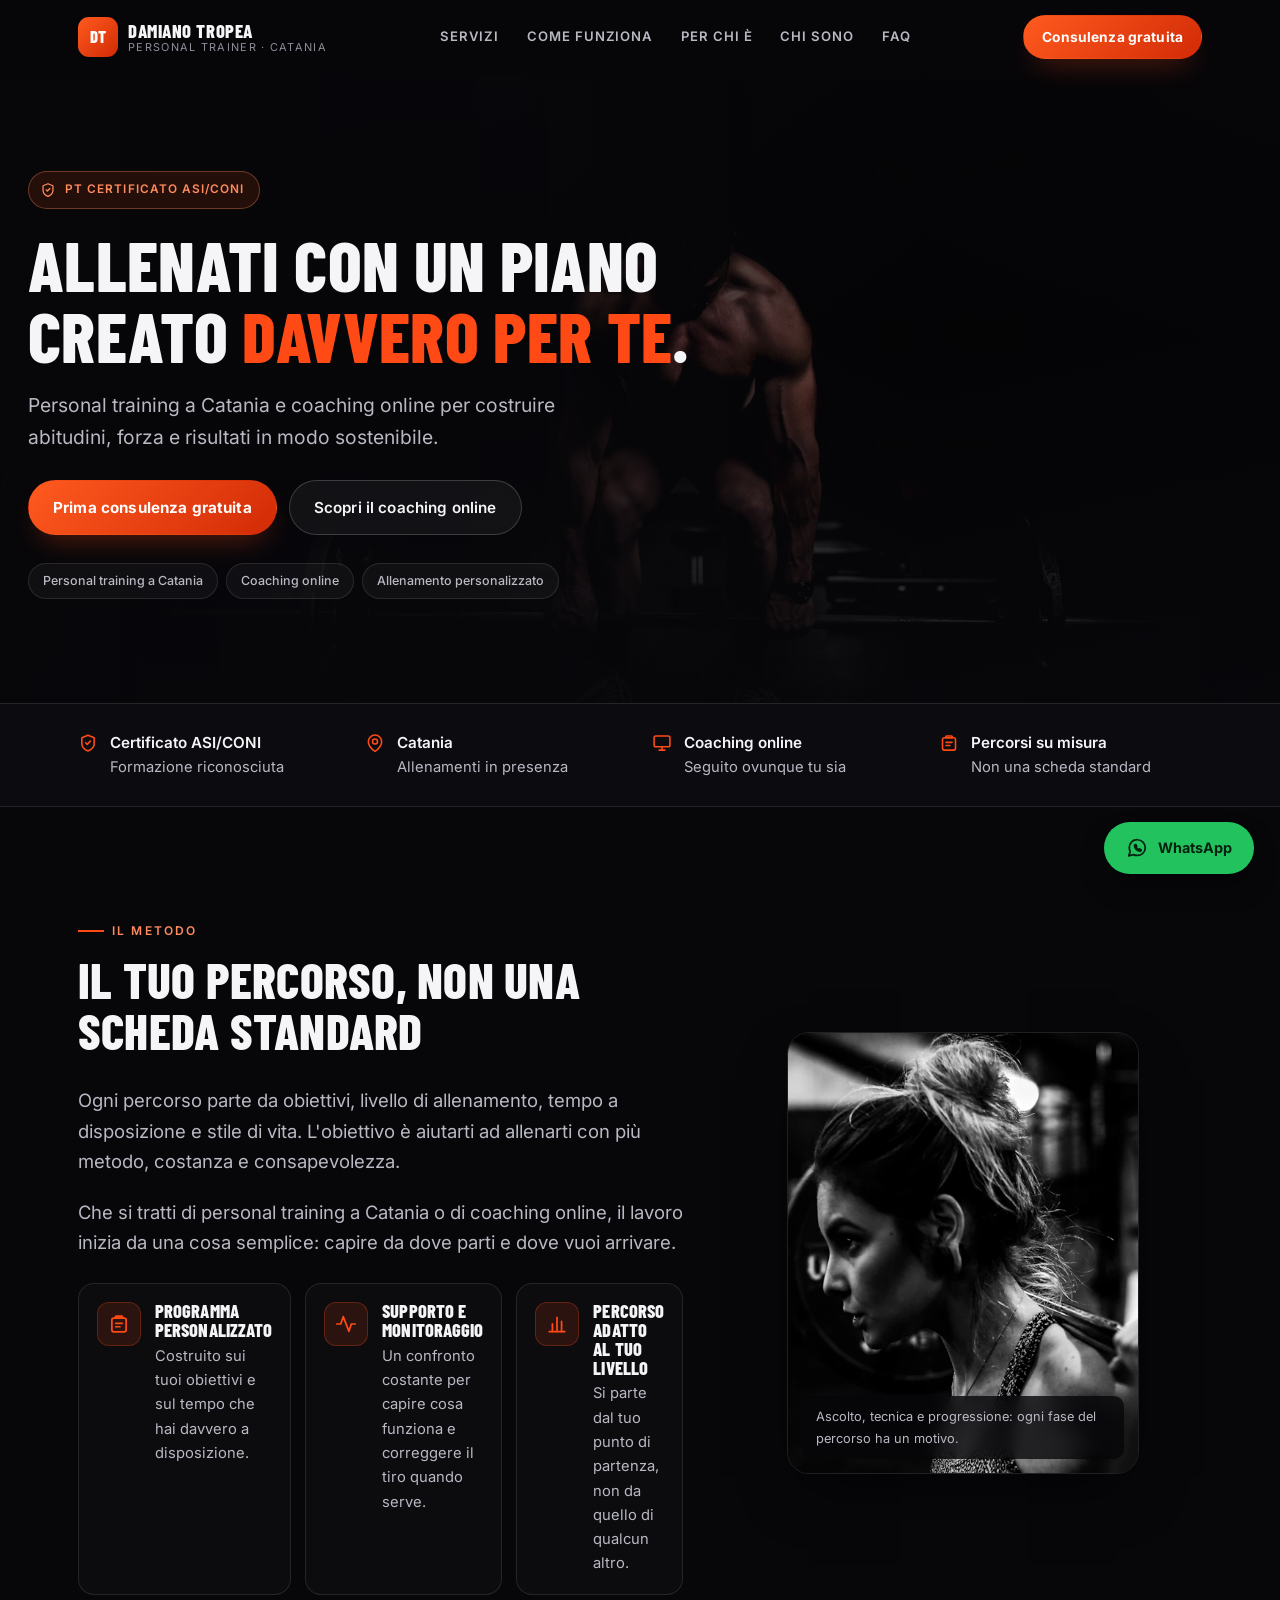
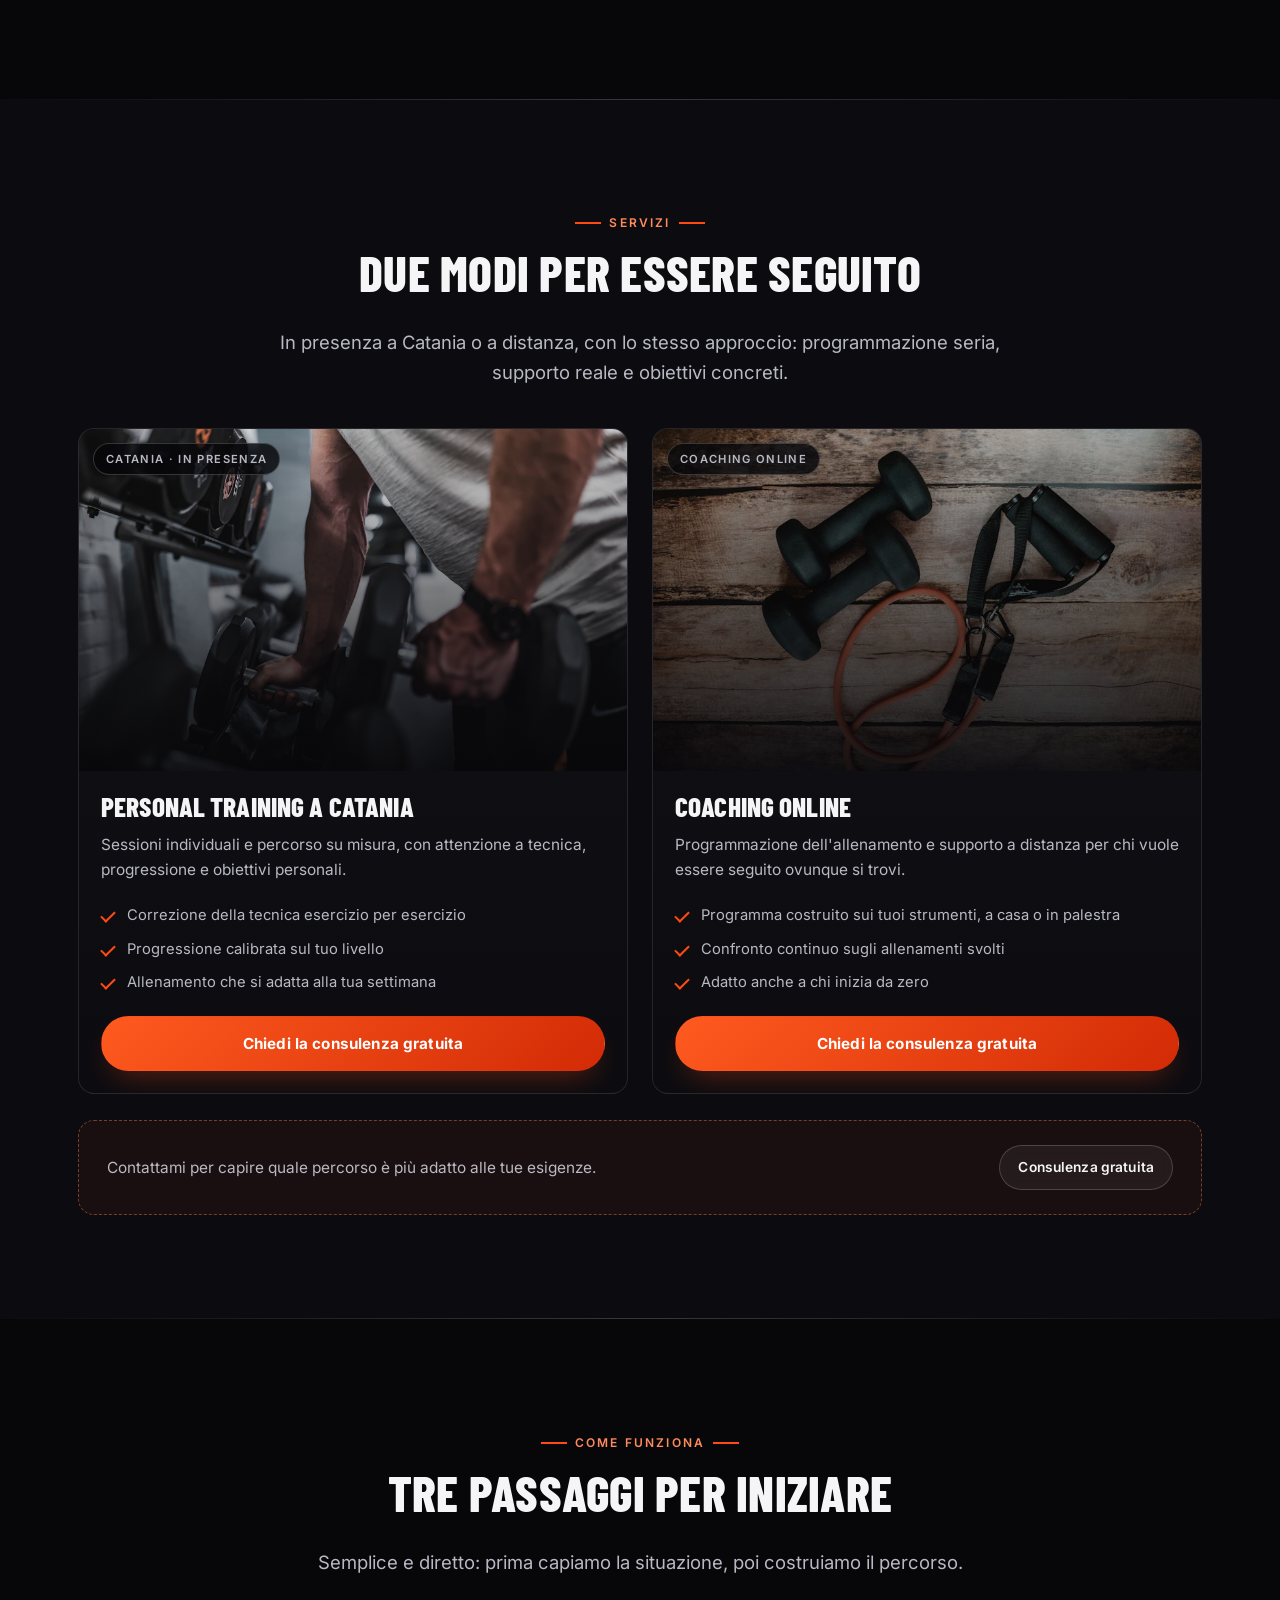
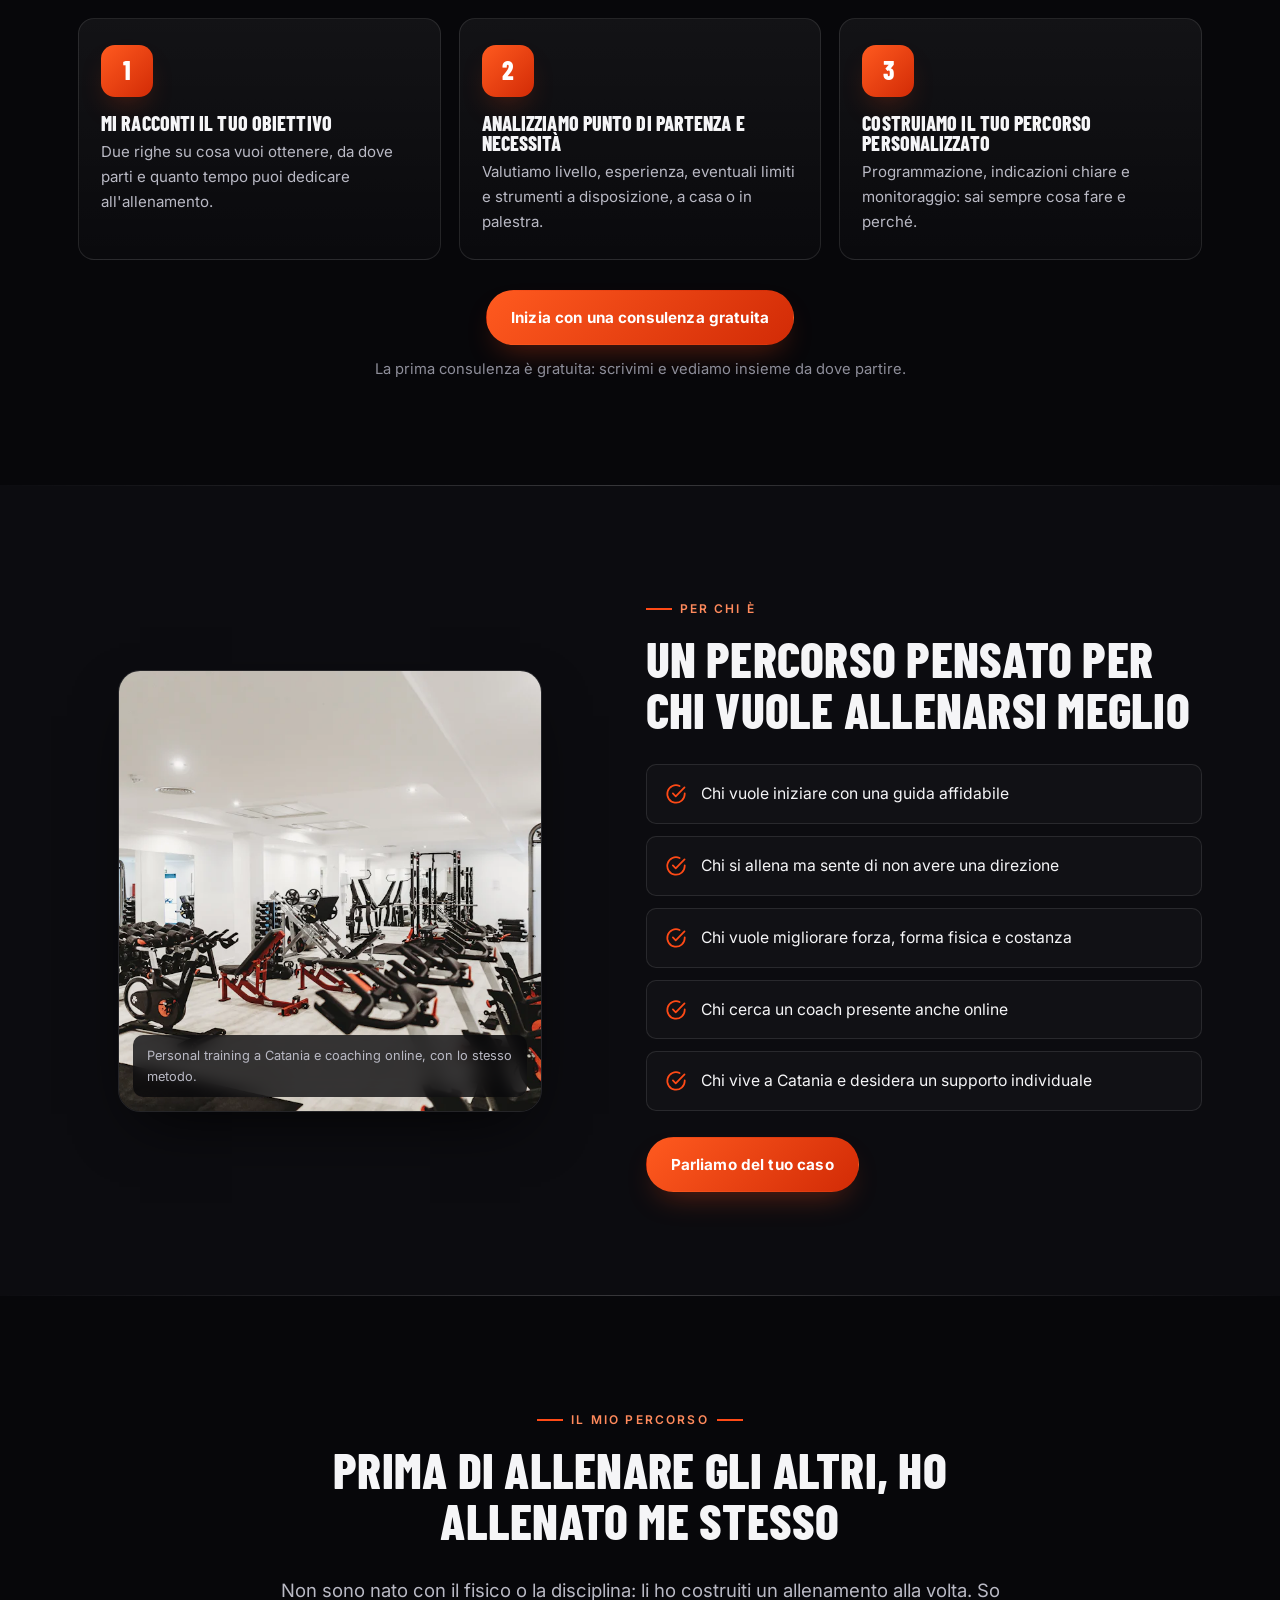
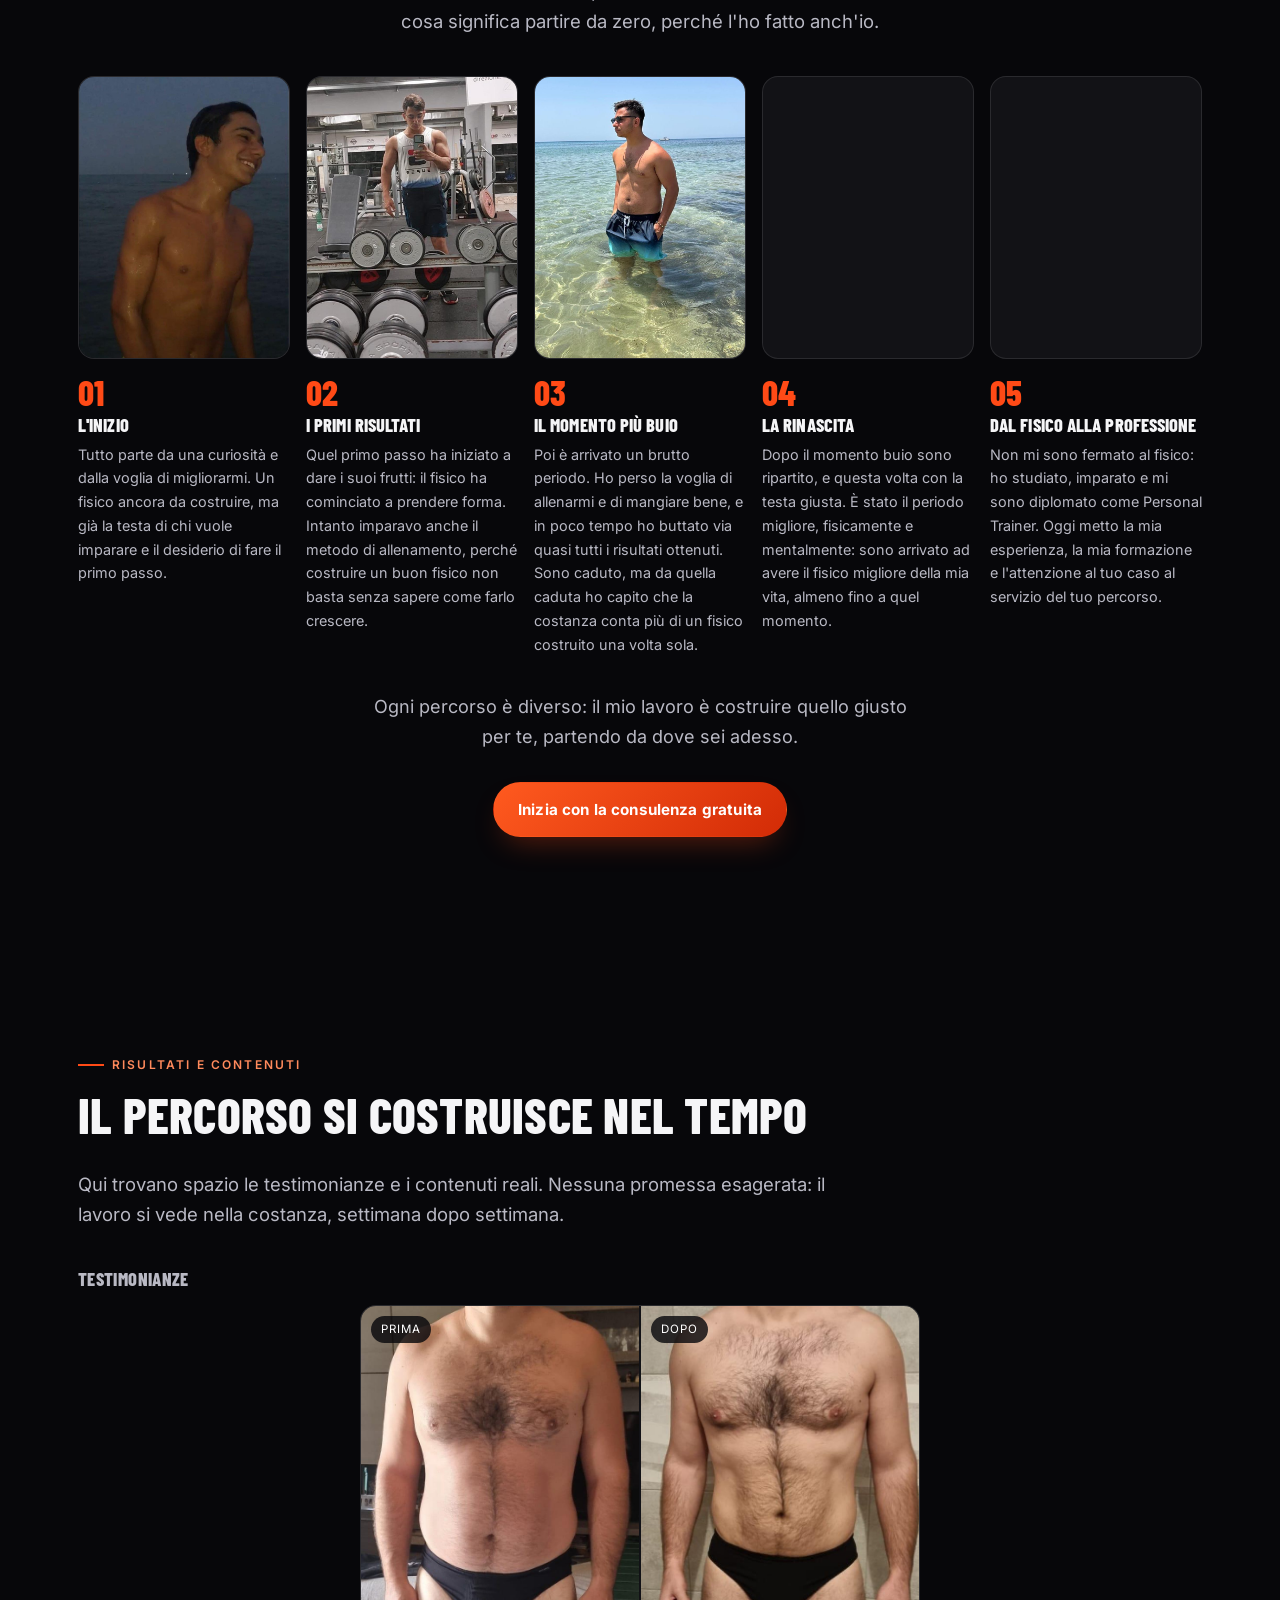
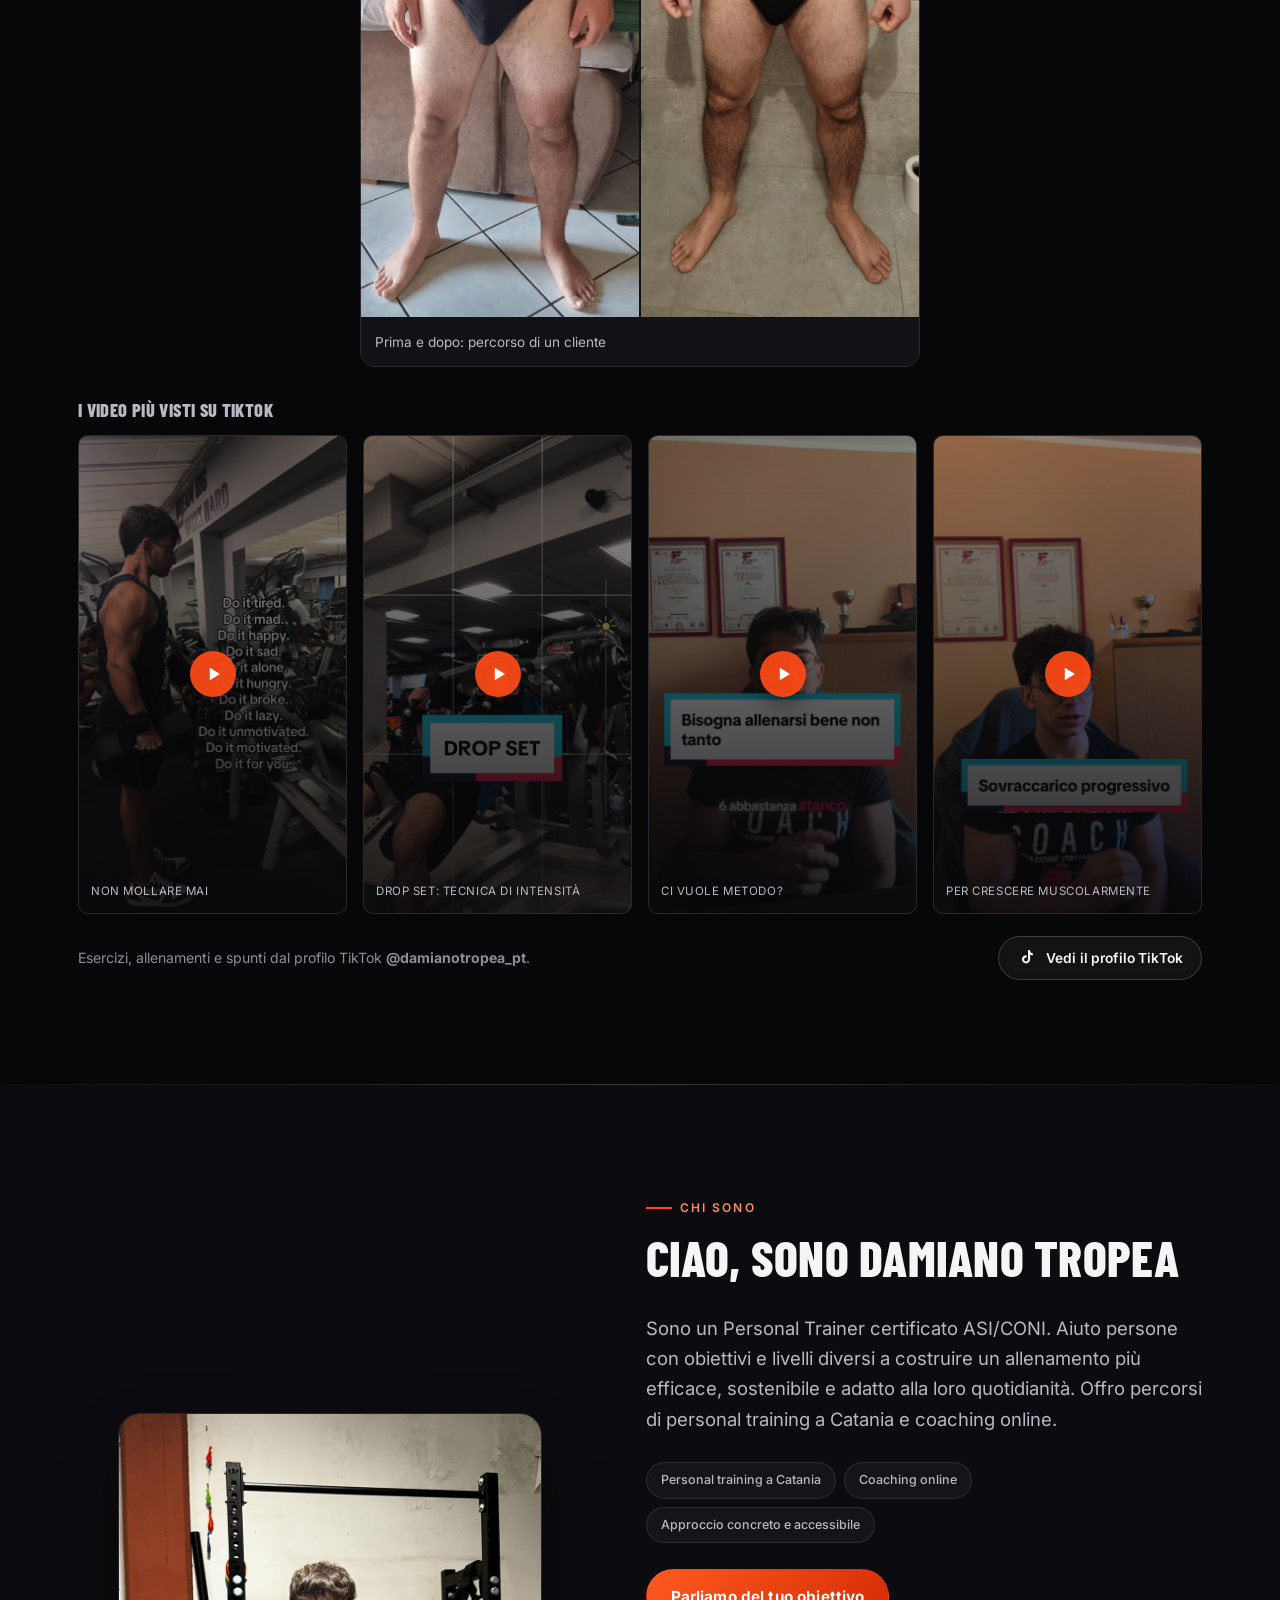
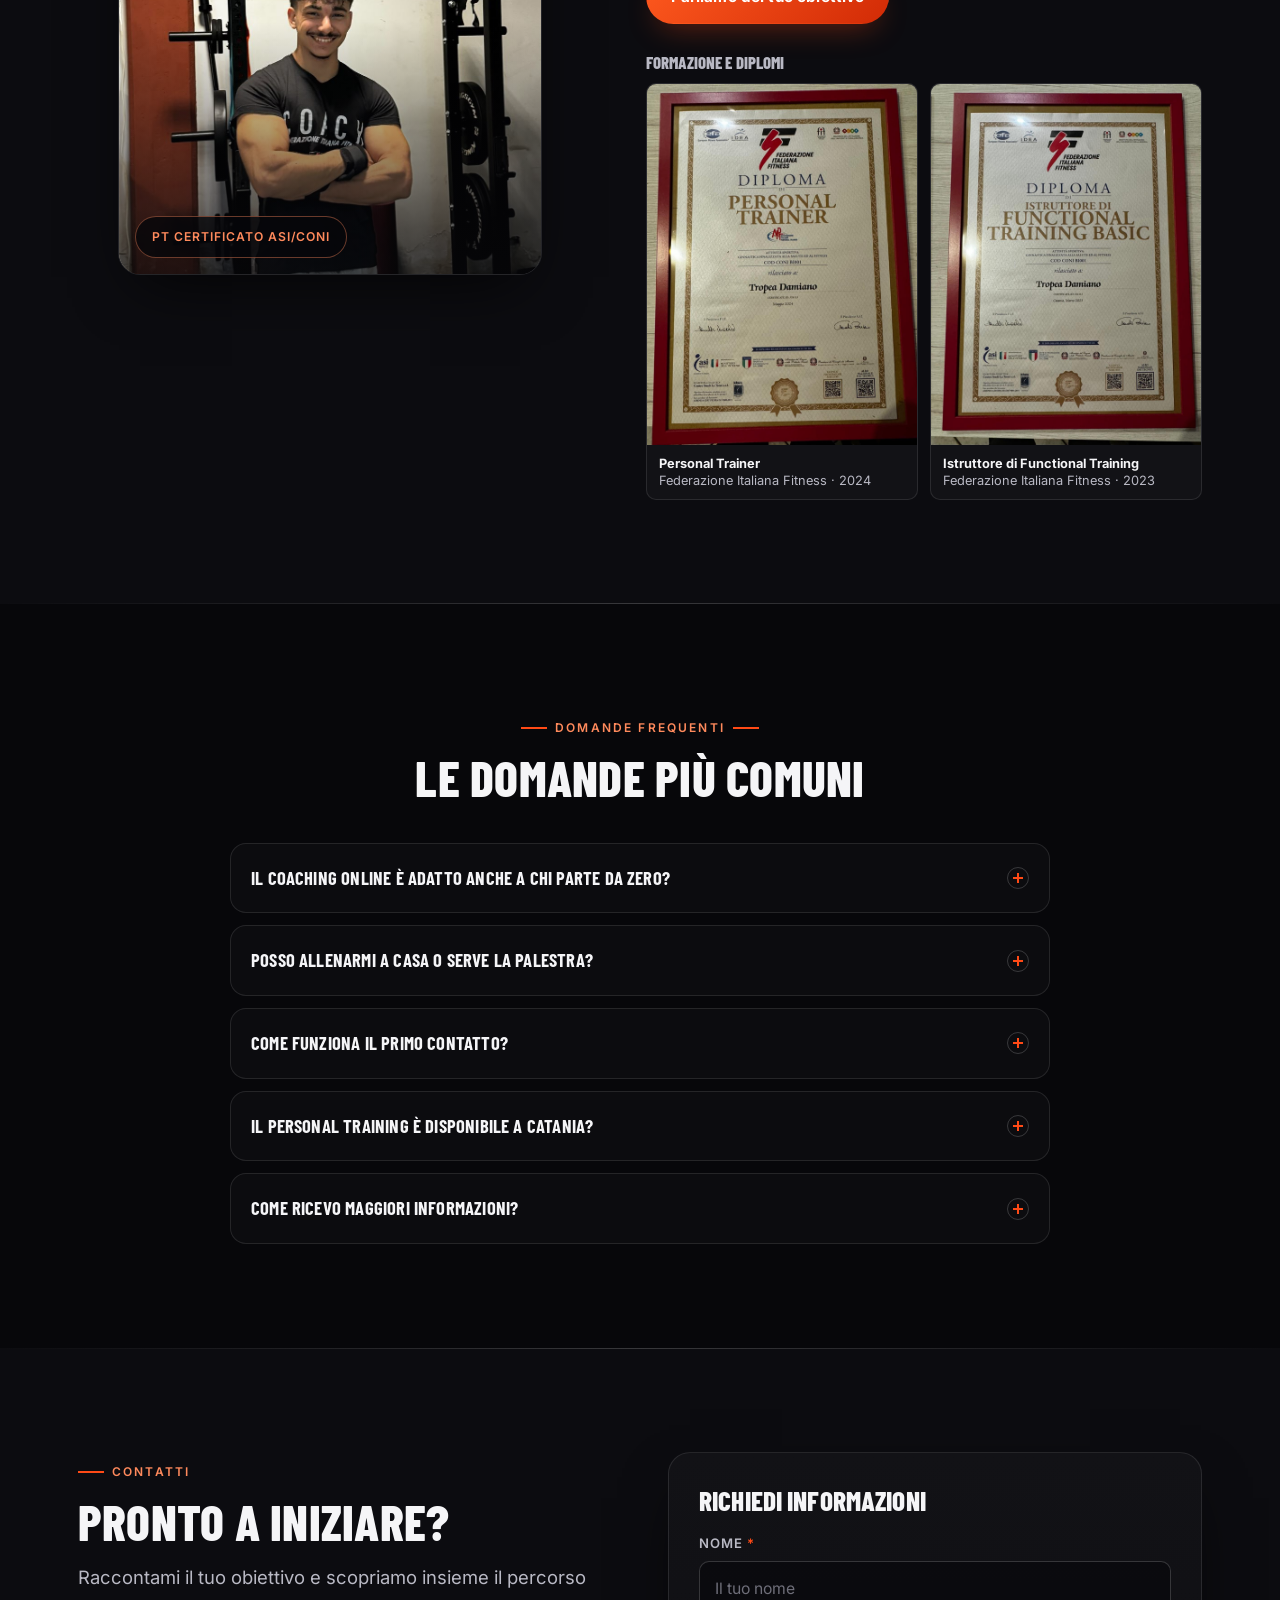
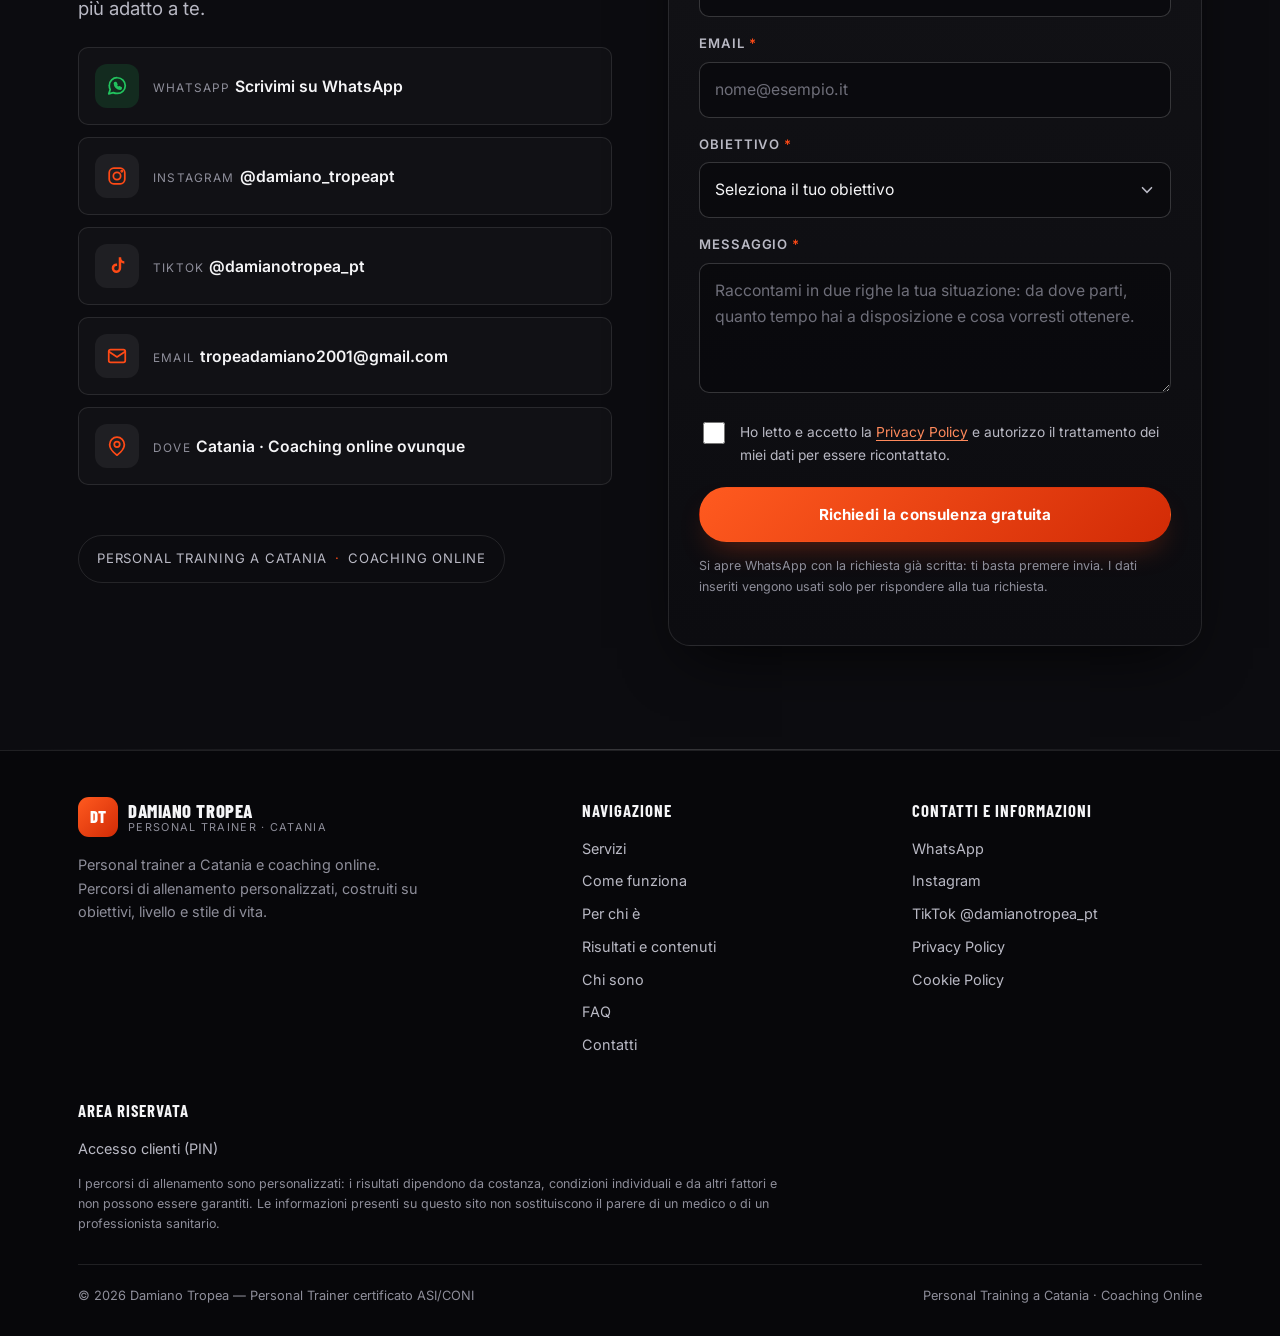
<file: index.html>
<!DOCTYPE html>
<html lang="it" class="no-js">
<head>
<meta charset="utf-8">
<meta name="viewport" content="width=device-width, initial-scale=1">
<title>Damiano Tropea | Personal Trainer a Catania e Coaching Online</title>
<meta name="description" content="Personal Trainer certificato ASI/CONI a Catania. Percorsi di personal training e coaching online personalizzati. Richiedi informazioni.">
<meta name="author" content="Damiano Tropea">
<meta name="robots" content="index, follow">
<meta name="theme-color" content="#07070A">

<!-- ===================== SEO / SOCIAL =====================
     Da completare: sostituire [INSERIRE_URL_DEL_SITO] con il dominio reale
     (una volta online) per canonical e anteprima sui social.
     ======================================================== -->
<link rel="canonical" href="[INSERIRE_URL_DEL_SITO]/">
<meta property="og:type" content="website">
<meta property="og:locale" content="it_IT">
<meta property="og:site_name" content="Damiano Tropea — Personal Trainer">
<meta property="og:title" content="Damiano Tropea | Personal Trainer a Catania e Coaching Online">
<meta property="og:description" content="Personal training a Catania e coaching online. Percorsi di allenamento personalizzati, costruiti su obiettivi, livello e stile di vita.">
<meta property="og:url" content="[INSERIRE_URL_DEL_SITO]/">
<meta property="og:image" content="[INSERIRE_URL_DEL_SITO]/assets/img/hero.webp">
<meta name="twitter:card" content="summary_large_image">

<link rel="icon" href="data:image/svg+xml,%3Csvg xmlns='http://www.w3.org/2000/svg' viewBox='0 0 64 64'%3E%3Crect width='64' height='64' rx='14' fill='%23FF4A16'/%3E%3Ctext x='32' y='43' font-family='Arial,sans-serif' font-size='30' font-weight='bold' fill='%23fff' text-anchor='middle'%3EDT%3C/text%3E%3C/svg%3E">

<link rel="preload" href="assets/fonts/Inter-var.woff2" as="font" type="font/woff2" crossorigin>
<link rel="preload" href="assets/fonts/BarlowCondensed-800.woff2" as="font" type="font/woff2" crossorigin>
<link rel="preload" href="assets/img/hero.webp" as="image">
<link rel="stylesheet" href="assets/css/fonts.css">
<link rel="stylesheet" href="assets/css/style.css">

<script>document.documentElement.classList.replace('no-js', 'js');</script>

<!-- Dati strutturati: contengono solo le informazioni fornite.
     Aggiungere telefono, indirizzo ed email reali quando disponibili. -->
<script type="application/ld+json">
{
  "@context": "https://schema.org",
  "@type": "ProfessionalService",
  "name": "Damiano Tropea — Personal Trainer",
  "description": "Personal Trainer certificato ASI/CONI. Personal training a Catania e coaching online con percorsi di allenamento personalizzati.",
  "areaServed": [
    { "@type": "City", "name": "Catania" },
    { "@type": "Country", "name": "Italia" }
  ],
  "address": { "@type": "PostalAddress", "addressLocality": "Catania", "addressCountry": "IT" },
  "knowsAbout": ["personal training", "coaching online", "allenamento personalizzato", "forza", "condizionamento fisico"],
  "availableService": [
    { "@type": "Service", "name": "Personal Training a Catania" },
    { "@type": "Service", "name": "Coaching Online" }
  ],
  "sameAs": ["https://www.tiktok.com/@damianotropea_pt"],
  "founder": {
    "@type": "Person",
    "name": "Damiano Tropea",
    "jobTitle": "Personal Trainer certificato ASI/CONI",
    "sameAs": ["https://www.tiktok.com/@damianotropea_pt"]
  }
}
</script>

<script type="application/ld+json">
{
  "@context": "https://schema.org",
  "@type": "FAQPage",
  "mainEntity": [
    {
      "@type": "Question",
      "name": "Il coaching online è adatto anche a chi parte da zero?",
      "acceptedAnswer": { "@type": "Answer", "text": "Sì. Il coaching online non richiede un livello di partenza specifico: il programma viene costruito sul livello e sulle possibilità di chi lo segue. Se parti da zero, si parte da lì, con una progressione adatta a te. Se hai dubbi sul tuo caso, scrivimi e ne parliamo." }
    },
    {
      "@type": "Question",
      "name": "Posso allenarmi a casa o serve la palestra?",
      "acceptedAnswer": { "@type": "Answer", "text": "Dipende dal percorso e dagli strumenti che hai a disposizione. Il coaching online può essere strutturato per l'allenamento a casa o in palestra; per il personal training in presenza a Catania, sede e modalità si definiscono direttamente con Damiano. Contattami per capire la soluzione più adatta alla tua situazione." }
    },
    {
      "@type": "Question",
      "name": "Come funziona il primo contatto?",
      "acceptedAnswer": { "@type": "Answer", "text": "Il primo contatto serve a conoscerci: mi racconti il tuo obiettivo e la tua situazione, io ti spiego come lavoro e quale percorso può avere senso per te. Puoi scrivermi dal form di contatto, su WhatsApp o su TikTok. Serve a capire se il percorso è adatto a te." }
    },
    {
      "@type": "Question",
      "name": "Il personal training è disponibile a Catania?",
      "acceptedAnswer": { "@type": "Answer", "text": "Sì, il personal training in presenza è disponibile a Catania. Per verificare disponibilità, giorni e orari è necessario contattarmi direttamente." }
    },
    {
      "@type": "Question",
      "name": "Come ricevo maggiori informazioni?",
      "acceptedAnswer": { "@type": "Answer", "text": "Puoi scrivermi dal form di contatto, su WhatsApp oppure su TikTok @damianotropea_pt. Ti risponderò con le informazioni più utili rispetto a quello che cerchi." }
    }
  ]
}
</script>
</head>
<body>

<!-- =====================================================================
     PLACEHOLDER DA SOSTITUIRE PRIMA DI PUBBLICARE
     (cerca "[INSERIRE" in questo file e nelle pagine legali)

     1. https://wa.me/393484564142  -> link WhatsApp (es. https://wa.me/39XXXXXXXXXX)
     2. Email di contatto: tropeadamiano2001@gmail.com (già inserita nelle pagine legali)
     3. [INSERIRE_URL_DEL_SITO]   -> dominio del sito (canonical, Open Graph)
     4. Form di contatto: action="[INSERIRE_ENDPOINT_FORM]"
        Finché non è configurato, l'invio apre WhatsApp con il riepilogo
        della richiesta (vedi assets/js/main.js).
     5. Foto: assets/img/*.webp sono immagini segnaposto professionali
        (libere da Unsplash). Sostituirle con foto reali di Damiano.
     6. Video TikTok: nella sezione "Risultati e contenuti" i riquadri
        social sono segnaposto collegati al profilo; inserire gli embed
        reali dei video (vedi commento nella sezione).
     ===================================================================== -->

<a class="skip-link" href="#main">Vai al contenuto principale</a>

<!-- Sprite SVG -->
<svg xmlns="http://www.w3.org/2000/svg" style="display:none" aria-hidden="true" focusable="false">
  <symbol id="i-check" viewBox="0 0 24 24" fill="none" stroke="currentColor" stroke-width="1.9" stroke-linecap="round" stroke-linejoin="round">
    <path d="M21.5 11.2V12a9.5 9.5 0 1 1-5.6-8.7"/><path d="m8.6 11.4 3.1 3.1L21.3 4.8"/>
  </symbol>
  <symbol id="i-monitor" viewBox="0 0 24 24" fill="none" stroke="currentColor" stroke-width="1.9" stroke-linecap="round" stroke-linejoin="round">
    <rect x="2.5" y="3.5" width="19" height="13" rx="2.2"/><path d="M8.5 20.5h7M12 16.5v4"/>
  </symbol>
  <symbol id="i-clipboard" viewBox="0 0 24 24" fill="none" stroke="currentColor" stroke-width="1.9" stroke-linecap="round" stroke-linejoin="round">
    <path d="M9 3.5h6a1 1 0 0 1 1 1v1.2H8V4.5a1 1 0 0 1 1-1Z"/><rect x="4.2" y="5.7" width="15.6" height="14.8" rx="2.2"/><path d="M8.4 11.2h7.2M8.4 15h4.6"/>
  </symbol>
  <symbol id="i-activity" viewBox="0 0 24 24" fill="none" stroke="currentColor" stroke-width="1.9" stroke-linecap="round" stroke-linejoin="round">
    <path d="M22 12h-4.2l-2.6 8L9 4l-2.7 8H2"/>
  </symbol>
  <symbol id="i-level" viewBox="0 0 24 24" fill="none" stroke="currentColor" stroke-width="1.9" stroke-linecap="round" stroke-linejoin="round">
    <path d="M3.5 20.2h17"/><path d="M7 20.2v-8.4M12 20.2V4.8M17 20.2v-11"/>
  </symbol>
  <symbol id="i-mail" viewBox="0 0 24 24" fill="none" stroke="currentColor" stroke-width="1.9" stroke-linecap="round" stroke-linejoin="round">
    <rect x="3" y="5" width="18" height="14" rx="2"/><path d="m3 7 9 6 9-6"/>
  </symbol>
  <symbol id="i-pin" viewBox="0 0 24 24" fill="none" stroke="currentColor" stroke-width="1.9" stroke-linecap="round" stroke-linejoin="round">
    <path d="M20 10.4c0 6-8 11.6-8 11.6s-8-5.6-8-11.6a8 8 0 0 1 16 0Z"/><circle cx="12" cy="10.2" r="3"/>
  </symbol>
  <symbol id="i-medal" viewBox="0 0 24 24" fill="none" stroke="currentColor" stroke-width="1.9" stroke-linecap="round" stroke-linejoin="round">
    <path d="M12 21.5s7.4-3.3 7.4-8.4V5.6L12 2.6 4.6 5.6v7.5c0 5.1 7.4 8.4 7.4 8.4Z"/><path d="m9.2 11.7 1.9 1.9 3.7-3.8"/>
  </symbol>
  <symbol id="i-whatsapp" viewBox="0 0 24 24" fill="none" stroke="currentColor" stroke-width="1.9" stroke-linecap="round" stroke-linejoin="round">
    <path d="M21 11.6a8.5 8.5 0 0 1-9.1 8.5 9.2 9.2 0 0 1-3.9-.9L3 20.6l1.6-4.7a8.5 8.5 0 0 1-1-4.3A8.5 8.5 0 0 1 12.5 3a8.7 8.7 0 0 1 8.5 8.6Z"/><path d="M9.3 9.1c0-.5.4-.9.9-.9h.6l1 2.2-.8.8c.5 1.1 1.4 2 2.5 2.5l.8-.8 2.2 1v.6c0 .5-.4.9-.9.9-3.5 0-6.3-2.8-6.3-6.3Z"/>
  </symbol>
  <symbol id="i-tiktok" viewBox="0 0 24 24" fill="currentColor">
    <path d="M16.6 2.5h-2.7v11.9a2.5 2.5 0 1 1-2.5-2.5c.2 0 .5 0 .7.1V9.2a5.5 5.5 0 0 0-.7-.05A5.2 5.2 0 1 0 16.6 14V8.3a5.6 5.6 0 0 0 3.4 1.15V6.7a3.4 3.4 0 0 1-3.4-3.4V2.5Z"/>
  </symbol>
  <symbol id="i-instagram" viewBox="0 0 24 24" fill="none" stroke="currentColor" stroke-width="1.9" stroke-linecap="round" stroke-linejoin="round">
    <rect x="3.5" y="3.5" width="17" height="17" rx="5"/><circle cx="12" cy="12" r="4"/><circle cx="17.2" cy="6.8" r=".6" fill="currentColor"/>
  </symbol>
  <symbol id="i-play" viewBox="0 0 24 24" fill="currentColor">
    <path d="M7 4.6 19.2 12 7 19.4V4.6Z"/>
  </symbol>
</svg>

<header class="site-header" id="site-header">
  <div class="container header-inner">
    <a class="brand" href="#top" aria-label="Damiano Tropea — Personal Trainer, torna all'inizio">
      <span class="brand-mark" aria-hidden="true">DT</span>
      <span class="brand-text">
        <span class="brand-name">Damiano Tropea</span>
        <span class="brand-sub">Personal Trainer · Catania</span>
      </span>
    </a>

    <nav class="main-nav" aria-label="Navigazione principale">
      <a href="#servizi">Servizi</a>
      <a href="#come-funziona">Come funziona</a>
      <a href="#per-chi">Per chi è</a>
      <a href="#chi-sono">Chi sono</a>
      <a href="#faq">FAQ</a>
    </nav>

    <div class="header-actions">
      <a class="btn btn--primary btn--sm header-cta" href="#contatti" data-cta="header-contattami">Consulenza gratuita</a>
      <button class="nav-toggle" type="button" id="nav-toggle" aria-expanded="false" aria-controls="mobile-menu" aria-label="Apri il menu di navigazione">
        <span class="nav-toggle-bars" aria-hidden="true"></span>
      </button>
    </div>
  </div>
</header>

<div class="mobile-menu" id="mobile-menu" hidden>
  <nav aria-label="Navigazione mobile">
    <a href="#servizi">Servizi</a>
    <a href="#come-funziona">Come funziona</a>
    <a href="#per-chi">Per chi è</a>
    <a href="#risultati">Risultati e contenuti</a>
    <a href="#chi-sono">Chi sono</a>
    <a href="#faq">FAQ</a>
  </nav>
  <a class="btn btn--primary btn--block" href="#contatti" data-cta="menu-contattami">Prenota la consulenza gratuita</a>
</div>

<main id="main">
  <span id="top" aria-hidden="true"></span>

  <!-- ============================================================
       1. HERO
       ============================================================ -->
  <section class="hero" aria-labelledby="hero-title">
    <div class="hero-bg">
      <!-- FOTO PLACEHOLDER: sostituire con foto/video reale di Damiano durante un allenamento -->
      <img src="assets/img/hero.webp" alt="Atleta che si prepara a sollevare un bilanciere in palestra" width="1600" height="1067" fetchpriority="high" decoding="async">
    </div>

    <div class="container hero-inner">
      <p class="badge">
        <svg aria-hidden="true"><use href="#i-medal"></use></svg>
        PT certificato ASI/CONI
      </p>

      <h1 id="hero-title">Allenati con un piano creato <span class="hl">davvero per te</span>.</h1>

      <p class="hero-sub">Personal training a Catania e coaching online per costruire abitudini, forza e risultati in modo sostenibile.</p>

      <div class="btn-row">
        <a class="btn btn--primary" href="#contatti" data-cta="hero-consulenza">Prima consulenza gratuita</a>
        <a class="btn btn--ghost" href="#coaching-online" data-cta="hero-coaching">Scopri il coaching online</a>
      </div>

      <ul class="hero-chips">
        <li class="chip">Personal training a Catania</li>
        <li class="chip">Coaching online</li>
        <li class="chip">Allenamento personalizzato</li>
      </ul>
    </div>
  </section>

  <!-- Barra di fiducia -->
  <section class="trust-bar" aria-label="Punti di forza del percorso">
    <div class="container">
      <ul class="trust-bar-list">
        <li class="trust-bar-item">
          <svg aria-hidden="true"><use href="#i-medal"></use></svg>
          <span><strong>Certificato ASI/CONI</strong>Formazione riconosciuta</span>
        </li>
        <li class="trust-bar-item">
          <svg aria-hidden="true"><use href="#i-pin"></use></svg>
          <span><strong>Catania</strong>Allenamenti in presenza</span>
        </li>
        <li class="trust-bar-item">
          <svg aria-hidden="true"><use href="#i-monitor"></use></svg>
          <span><strong>Coaching online</strong>Seguito ovunque tu sia</span>
        </li>
        <li class="trust-bar-item">
          <svg aria-hidden="true"><use href="#i-clipboard"></use></svg>
          <span><strong>Percorsi su misura</strong>Non una scheda standard</span>
        </li>
      </ul>
    </div>
  </section>

  <!-- ============================================================
       2. FIDUCIA / PRESENTAZIONE
       ============================================================ -->
  <section class="section" aria-labelledby="percorso-title">
    <div class="container">
      <div class="split split--media-right">
        <div class="reveal">
          <p class="eyebrow">Il metodo</p>
          <h2 id="percorso-title">Il tuo percorso, non una scheda standard</h2>
          <p class="lead">Ogni percorso parte da obiettivi, livello di allenamento, tempo a disposizione e stile di vita. L'obiettivo è aiutarti ad allenarti con più metodo, costanza e consapevolezza.</p>
          <p class="lead">Che si tratti di personal training a Catania o di coaching online, il lavoro inizia da una cosa semplice: capire da dove parti e dove vuoi arrivare.</p>

          <ul class="pillars">
            <li class="pillar">
              <span class="pillar-icon" aria-hidden="true"><svg><use href="#i-clipboard"></use></svg></span>
              <div>
                <h3>Programma personalizzato</h3>
                <p>Costruito sui tuoi obiettivi e sul tempo che hai davvero a disposizione.</p>
              </div>
            </li>
            <li class="pillar">
              <span class="pillar-icon" aria-hidden="true"><svg><use href="#i-activity"></use></svg></span>
              <div>
                <h3>Supporto e monitoraggio</h3>
                <p>Un confronto costante per capire cosa funziona e correggere il tiro quando serve.</p>
              </div>
            </li>
            <li class="pillar">
              <span class="pillar-icon" aria-hidden="true"><svg><use href="#i-level"></use></svg></span>
              <div>
                <h3>Percorso adatto al tuo livello</h3>
                <p>Si parte dal tuo punto di partenza, non da quello di qualcun altro.</p>
              </div>
            </li>
          </ul>
        </div>

        <figure class="split-media reveal">
          <!-- FOTO PLACEHOLDER: sostituire con una foto reale di Damiano che segue un allievo -->
          <img src="assets/img/percorso.webp" alt="Persona che si allena in palestra con concentrazione durante una serie" width="900" height="600" loading="lazy" decoding="async">
          <figcaption>Ascolto, tecnica e progressione: ogni fase del percorso ha un motivo.</figcaption>
        </figure>
      </div>
    </div>
  </section>

  <!-- ============================================================
       3. SERVIZI
       ============================================================ -->
  <section class="section section--alt" id="servizi" aria-labelledby="servizi-title">
    <div class="container">
      <div class="section-head section-head--center reveal">
        <p class="eyebrow">Servizi</p>
        <h2 id="servizi-title">Due modi per essere seguito</h2>
        <p class="lead">In presenza a Catania o a distanza, con lo stesso approccio: programmazione seria, supporto reale e obiettivi concreti.</p>
      </div>

      <div class="grid grid--2">
        <article class="card service-card reveal" aria-labelledby="pt-title">
          <div class="service-media">
            <span class="service-tag">Catania · In presenza</span>
            <!-- FOTO PLACEHOLDER: sostituire con foto reale delle sessioni a Catania -->
            <img src="assets/img/pt-catania.webp" alt="Allenamento con manubri guidato in palestra" width="900" height="563" loading="lazy" decoding="async">
          </div>
          <div class="service-body">
            <h3 id="pt-title">Personal Training a Catania</h3>
            <p>Sessioni individuali e percorso su misura, con attenzione a tecnica, progressione e obiettivi personali.</p>
            <ul class="service-list">
              <li>Correzione della tecnica esercizio per esercizio</li>
              <li>Progressione calibrata sul tuo livello</li>
              <li>Allenamento che si adatta alla tua settimana</li>
            </ul>
            <a class="btn btn--primary btn--block" href="#contatti" data-obiettivo="Personal training a Catania" data-cta="servizio-pt">Chiedi la consulenza gratuita</a>
          </div>
        </article>

        <article class="card service-card reveal" id="coaching-online" aria-labelledby="online-title">
          <div class="service-media">
            <span class="service-tag">Coaching online</span>
            <!-- FOTO PLACEHOLDER: sostituire con foto reale di Damiano durante un coaching online -->
            <img src="assets/img/coaching-online.webp" alt="Manubri, elastico e tappetino per l'allenamento a casa" width="800" height="500" loading="lazy" decoding="async">
          </div>
          <div class="service-body">
            <h3 id="online-title">Coaching Online</h3>
            <p>Programmazione dell'allenamento e supporto a distanza per chi vuole essere seguito ovunque si trovi.</p>
            <ul class="service-list">
              <li>Programma costruito sui tuoi strumenti, a casa o in palestra</li>
              <li>Confronto continuo sugli allenamenti svolti</li>
              <li>Adatto anche a chi inizia da zero</li>
            </ul>
            <a class="btn btn--primary btn--block" href="#contatti" data-obiettivo="Coaching online" data-cta="servizio-online">Chiedi la consulenza gratuita</a>
          </div>
        </article>
      </div>

      <div class="services-note reveal">
        <p>Contattami per capire quale percorso è più adatto alle tue esigenze.</p>
        <a class="btn btn--ghost btn--sm" href="#contatti" data-cta="servizi-nota">Consulenza gratuita</a>
      </div>
    </div>
  </section>

  <!-- ============================================================
       4. COME FUNZIONA
       ============================================================ -->
  <section class="section" id="come-funziona" aria-labelledby="come-title">
    <div class="container">
      <div class="section-head section-head--center reveal">
        <p class="eyebrow">Come funziona</p>
        <h2 id="come-title">Tre passaggi per iniziare</h2>
        <p class="lead">Semplice e diretto: prima capiamo la situazione, poi costruiamo il percorso.</p>
      </div>

      <ol class="steps">
        <li class="step reveal">
          <span class="step-num" aria-hidden="true">1</span>
          <h3>Mi racconti il tuo obiettivo</h3>
          <p>Due righe su cosa vuoi ottenere, da dove parti e quanto tempo puoi dedicare all'allenamento.</p>
        </li>
        <li class="step reveal">
          <span class="step-num" aria-hidden="true">2</span>
          <h3>Analizziamo punto di partenza e necessità</h3>
          <p>Valutiamo livello, esperienza, eventuali limiti e strumenti a disposizione, a casa o in palestra.</p>
        </li>
        <li class="step reveal">
          <span class="step-num" aria-hidden="true">3</span>
          <h3>Costruiamo il tuo percorso personalizzato</h3>
          <p>Programmazione, indicazioni chiare e monitoraggio: sai sempre cosa fare e perché.</p>
        </li>
      </ol>

      <div class="steps-cta reveal">
        <a class="btn btn--primary" href="#contatti" data-cta="come-iniziamo">Inizia con una consulenza gratuita</a>
        <p>La prima consulenza è gratuita: scrivimi e vediamo insieme da dove partire.</p>
      </div>
    </div>
  </section>

  <!-- ============================================================
       5. PER CHI È
       ============================================================ -->
  <section class="section section--alt" id="per-chi" aria-labelledby="perchi-title">
    <div class="container">
      <div class="split split--media-left">
        <figure class="split-media reveal">
          <!-- FOTO PLACEHOLDER: sostituire con foto reale della palestra / sessione a Catania -->
          <img src="assets/img/palestra.webp" alt="Sala pesi attrezzata con macchine e manubri" width="1000" height="667" loading="lazy" decoding="async">
          <figcaption>Personal training a Catania e coaching online, con lo stesso metodo.</figcaption>
        </figure>

        <div class="reveal">
          <p class="eyebrow">Per chi è</p>
          <h2 id="perchi-title">Un percorso pensato per chi vuole allenarsi meglio</h2>
          <ul class="audience-list">
            <li>
              <svg aria-hidden="true"><use href="#i-check"></use></svg>
              Chi vuole iniziare con una guida affidabile
            </li>
            <li>
              <svg aria-hidden="true"><use href="#i-check"></use></svg>
              Chi si allena ma sente di non avere una direzione
            </li>
            <li>
              <svg aria-hidden="true"><use href="#i-check"></use></svg>
              Chi vuole migliorare forza, forma fisica e costanza
            </li>
            <li>
              <svg aria-hidden="true"><use href="#i-check"></use></svg>
              Chi cerca un coach presente anche online
            </li>
            <li>
              <svg aria-hidden="true"><use href="#i-check"></use></svg>
              Chi vive a Catania e desidera un supporto individuale
            </li>
          </ul>
          <div class="btn-row" style="margin-top:26px">
            <a class="btn btn--primary" href="#contatti" data-cta="perchi-contatti">Parliamo del tuo caso</a>
          </div>
        </div>
      </div>
    </div>
  </section>

  <!-- ============================================================
       5b. IL MIO PERCORSO
       I testi sono una bozza: Damiano può sistemarli con date e dettagli reali.
       ============================================================ -->
  <section class="section" id="il-mio-percorso" aria-labelledby="percorso-damiano-title">
    <div class="container">
      <div class="section-head section-head--center reveal">
        <p class="eyebrow">Il mio percorso</p>
        <h2 id="percorso-damiano-title">Prima di allenare gli altri, ho allenato me stesso</h2>
        <p class="lead">Non sono nato con il fisico o la disciplina: li ho costruiti un allenamento alla volta. So cosa significa partire da zero, perché l'ho fatto anch'io.</p>
      </div>

      <ol class="journey">
        <li class="journey-step reveal">
          <figure class="journey-photo">
            <img src="assets/img/percorso/p1.jpg" alt="Damiano Tropea agli inizi del suo percorso, sorridente di sera in riva al mare" width="800" height="1067" loading="lazy" decoding="async">
          </figure>
          <div class="journey-text">
            <span class="journey-num" aria-hidden="true">01</span>
            <h3>L'inizio</h3>
            <p>Tutto parte da una curiosità e dalla voglia di migliorarmi. Un fisico ancora da costruire, ma già la testa di chi vuole imparare e il desiderio di fare il primo passo.</p>
          </div>
        </li>

        <li class="journey-step reveal">
          <figure class="journey-photo">
            <img src="assets/img/percorso/p2.jpg" alt="Damiano Tropea in palestra, davanti allo specchio tra i manubri, in canotta bianca" width="800" height="1067" loading="lazy" decoding="async">
          </figure>
          <div class="journey-text">
            <span class="journey-num" aria-hidden="true">02</span>
            <h3>I primi risultati</h3>
            <p>Quel primo passo ha iniziato a dare i suoi frutti: il fisico ha cominciato a prendere forma. Intanto imparavo anche il metodo di allenamento, perché costruire un buon fisico non basta senza sapere come farlo crescere.</p>
          </div>
        </li>

        <li class="journey-step reveal">
          <figure class="journey-photo">
            <img src="assets/img/percorso/p3.jpg" alt="Damiano Tropea in piedi nell'acqua del mare con gli occhiali da sole" width="800" height="1067" loading="lazy" decoding="async">
          </figure>
          <div class="journey-text">
            <span class="journey-num" aria-hidden="true">03</span>
            <h3>Il momento più buio</h3>
            <p>Poi è arrivato un brutto periodo. Ho perso la voglia di allenarmi e di mangiare bene, e in poco tempo ho buttato via quasi tutti i risultati ottenuti. Sono caduto, ma da quella caduta ho capito che la costanza conta più di un fisico costruito una volta sola.</p>
          </div>
        </li>

        <li class="journey-step reveal">
          <figure class="journey-photo">
            <img src="assets/img/percorso/p4.jpg" alt="Damiano Tropea allo specchio dello spogliatoio della palestra" width="800" height="1067" loading="lazy" decoding="async">
          </figure>
          <div class="journey-text">
            <span class="journey-num" aria-hidden="true">04</span>
            <h3>La rinascita</h3>
            <p>Dopo il momento buio sono ripartito, e questa volta con la testa giusta. È stato il periodo migliore, fisicamente e mentalmente: sono arrivato ad avere il fisico migliore della mia vita, almeno fino a quel momento.</p>
          </div>
        </li>

        <li class="journey-step reveal">
          <figure class="journey-photo">
            <img src="assets/img/percorso/p5.jpg" alt="Damiano Tropea in palestra, davanti allo specchio, tra manubri e pesi" width="800" height="1067" loading="lazy" decoding="async">
          </figure>
          <div class="journey-text">
            <span class="journey-num" aria-hidden="true">05</span>
            <h3>Dal fisico alla professione</h3>
            <p>Non mi sono fermato al fisico: ho studiato, imparato e mi sono diplomato come Personal Trainer. Oggi metto la mia esperienza, la mia formazione e l'attenzione al tuo caso al servizio del tuo percorso.</p>
          </div>
        </li>
      </ol>

      <p class="journey-note reveal">Ogni percorso è diverso: il mio lavoro è costruire quello giusto per te, partendo da dove sei adesso.</p>
      <div class="steps-cta reveal">
        <a class="btn btn--primary" href="#contatti" data-cta="percorso-cta">Inizia con la consulenza gratuita</a>
      </div>
    </div>
  </section>

  <!-- ============================================================
       6. RISULTATI E CONTENUTI
       ============================================================ -->
  <section class="section" id="risultati" aria-labelledby="risultati-title">
    <div class="container">
      <div class="section-head reveal">
        <p class="eyebrow">Risultati e contenuti</p>
        <h2 id="risultati-title">Il percorso si costruisce nel tempo</h2>
        <p class="lead">Qui trovano spazio le testimonianze e i contenuti reali. Nessuna promessa esagerata: il lavoro si vede nella costanza, settimana dopo settimana.</p>
      </div>

      <!-- TESTIMONIANZE (foto): le foto reali e autorizzate si inseriscono in
           assets/js/config.js > testimonials. Finché la lista è vuota
           compaiono i segnaposto. -->
      <h3 class="block-title reveal">Testimonianze</h3>
      <div class="testimonial-grid" id="testimonial-grid" data-max="6"></div>

      <!-- VIDEO TIKTOK: i link ai video più virali si inseriscono in
           assets/js/config.js > tiktokVideos (da 4 a 8). Finché la lista è
           vuota compaiono i segnaposto che rimandano al profilo. -->
      <h3 class="block-title reveal">I video più visti su TikTok</h3>
      <div class="social-grid" id="tiktok-grid" data-max="8"></div>

      <noscript>
        <p class="slot-hint">Attiva JavaScript per vedere testimonianze e video, oppure visita il profilo TikTok.</p>
      </noscript>

      <div class="social-foot reveal">
        <p>Esercizi, allenamenti e spunti dal profilo TikTok <strong>@damianotropea_pt</strong>.</p>
        <a class="btn btn--ghost btn--sm js-tiktok" href="https://www.tiktok.com/@damianotropea_pt" target="_blank" rel="noopener noreferrer">
          <svg aria-hidden="true"><use href="#i-tiktok"></use></svg>
          Vedi il profilo TikTok
        </a>
      </div>
    </div>
  </section>

  <!-- ============================================================
       7. CHI SONO
       ============================================================ -->
  <section class="section section--alt" id="chi-sono" aria-labelledby="chisono-title">
    <div class="container">
      <div class="split split--media-left">
        <figure class="about-media reveal">
          <img src="assets/img/damiano-tropea.jpg" alt="Damiano Tropea, personal trainer, a braccia conserte in palestra" width="900" height="1200" loading="lazy" decoding="async">
          <figcaption class="about-badge">PT certificato ASI/CONI</figcaption>
        </figure>

        <div class="reveal">
          <p class="eyebrow">Chi sono</p>
          <h2 id="chisono-title">Ciao, sono Damiano Tropea</h2>
          <p class="lead">Sono un Personal Trainer certificato ASI/CONI. Aiuto persone con obiettivi e livelli diversi a costruire un allenamento più efficace, sostenibile e adatto alla loro quotidianità. Offro percorsi di personal training a Catania e coaching online.</p>
          <ul class="hero-chips">
            <li class="chip">Personal training a Catania</li>
            <li class="chip">Coaching online</li>
            <li class="chip">Approccio concreto e accessibile</li>
          </ul>
          <div class="btn-row" style="margin-top:26px">
            <a class="btn btn--primary" href="#contatti" data-cta="chisono-cta">Parliamo del tuo obiettivo</a>
          </div>

          <div class="credentials">
            <h3 class="credentials-title">Formazione e diplomi</h3>
            <div class="credentials-grid">
              <a class="credential" href="assets/img/diplomi/diploma-personal-trainer.jpg" target="_blank" rel="noopener">
                <img src="assets/img/diplomi/diploma-personal-trainer.jpg" alt="Diploma di Personal Trainer rilasciato a Damiano Tropea, Federazione Italiana Fitness, maggio 2024" width="1263" height="1600" loading="lazy" decoding="async">
                <figcaption><strong>Personal Trainer</strong>Federazione Italiana Fitness · 2024</figcaption>
              </a>
              <a class="credential" href="assets/img/diplomi/diploma-istruttore.jpg" target="_blank" rel="noopener">
                <img src="assets/img/diplomi/diploma-istruttore.jpg" alt="Diploma di Istruttore di Functional Training Basic rilasciato a Damiano Tropea, Federazione Italiana Fitness, marzo 2023" width="1196" height="1600" loading="lazy" decoding="async">
                <figcaption><strong>Istruttore di Functional Training</strong>Federazione Italiana Fitness · 2023</figcaption>
              </a>
            </div>
          </div>
        </div>
      </div>
    </div>
  </section>

  <!-- ============================================================
       8. FAQ
       ============================================================ -->
  <section class="section" id="faq" aria-labelledby="faq-title">
    <div class="container">
      <div class="section-head section-head--center reveal">
        <p class="eyebrow">Domande frequenti</p>
        <h2 id="faq-title">Le domande più comuni</h2>
      </div>

      <div class="faq" style="max-width:820px;margin-inline:auto">
        <details class="faq-item reveal">
          <summary>
            Il coaching online è adatto anche a chi parte da zero?
            <span class="faq-icon" aria-hidden="true"></span>
          </summary>
          <div class="faq-answer">
            <p>Sì. Il coaching online non richiede un livello di partenza specifico: il programma viene costruito sul livello e sulle possibilità di chi lo segue. Se parti da zero, si parte da lì, con una progressione adatta a te. Se hai dubbi sul tuo caso, scrivimi e ne parliamo.</p>
          </div>
        </details>

        <details class="faq-item reveal">
          <summary>
            Posso allenarmi a casa o serve la palestra?
            <span class="faq-icon" aria-hidden="true"></span>
          </summary>
          <div class="faq-answer">
            <p>Dipende dal percorso e dagli strumenti che hai a disposizione. Il coaching online può essere strutturato per l'allenamento a casa o in palestra; per il personal training in presenza a Catania, sede e modalità si definiscono direttamente con Damiano. <a href="#contatti">Contattami</a> per capire la soluzione più adatta alla tua situazione.</p>
          </div>
        </details>

        <details class="faq-item reveal">
          <summary>
            Come funziona il primo contatto?
            <span class="faq-icon" aria-hidden="true"></span>
          </summary>
          <div class="faq-answer">
            <p>Il primo contatto serve a conoscerci: mi racconti il tuo obiettivo e la tua situazione, io ti spiego come lavoro e quale percorso può avere senso per te. Puoi scrivermi dal <a href="#contatti">form di contatto</a>, su WhatsApp o su TikTok. Serve a capire se il percorso è adatto a te.</p>
          </div>
        </details>

        <details class="faq-item reveal">
          <summary>
            Il personal training è disponibile a Catania?
            <span class="faq-icon" aria-hidden="true"></span>
          </summary>
          <div class="faq-answer">
            <p>Sì, il personal training in presenza è disponibile a Catania. Per verificare disponibilità, giorni e orari è necessario contattarmi direttamente.</p>
          </div>
        </details>

        <details class="faq-item reveal">
          <summary>
            Come ricevo maggiori informazioni?
            <span class="faq-icon" aria-hidden="true"></span>
          </summary>
          <div class="faq-answer">
            <p>Puoi scrivermi dal <a href="#contatti">form di contatto</a>, su WhatsApp oppure su <a href="https://www.tiktok.com/@damianotropea_pt" target="_blank" rel="noopener noreferrer">TikTok @damianotropea_pt</a>. Ti risponderò con le informazioni più utili rispetto a quello che cerchi.</p>
          </div>
        </details>
      </div>
    </div>
  </section>

  <!-- ============================================================
       9. CONTATTI FINALI
       ============================================================ -->
  <section class="section section--alt" id="contatti" aria-labelledby="contatti-title">
    <div class="container">
      <div class="contact-wrap">
        <div class="contact-info reveal">
          <p class="eyebrow">Contatti</p>
          <h2 id="contatti-title">Pronto a iniziare?</h2>
          <p class="lead">Raccontami il tuo obiettivo e scopriamo insieme il percorso più adatto a te.</p>

          <div class="contact-channels">
            <!-- LINK PLACEHOLDER: sostituire https://wa.me/393484564142 con il link WhatsApp reale -->
            <a class="channel js-whatsapp" href="https://wa.me/393484564142" data-cta="contatti-whatsapp">
              <span class="channel-icon channel-icon--wa" aria-hidden="true"><svg><use href="#i-whatsapp"></use></svg></span>
              <span>
                <span class="channel-label">WhatsApp</span>
                <span class="channel-value">Scrivimi su WhatsApp</span>
              </span>
            </a>

            <a class="channel js-instagram" href="https://www.instagram.com/damiano_tropeapt/" target="_blank" rel="noopener noreferrer" data-cta="contatti-instagram">
              <span class="channel-icon" aria-hidden="true"><svg><use href="#i-instagram"></use></svg></span>
              <span>
                <span class="channel-label">Instagram</span>
                <span class="channel-value js-instagram-handle">Seguimi su Instagram</span>
              </span>
            </a>

            <a class="channel js-tiktok" href="https://www.tiktok.com/@damianotropea_pt" target="_blank" rel="noopener noreferrer" data-cta="contatti-tiktok">
              <span class="channel-icon" aria-hidden="true"><svg><use href="#i-tiktok"></use></svg></span>
              <span>
                <span class="channel-label">TikTok</span>
                <span class="channel-value">@damianotropea_pt</span>
              </span>
            </a>

            <a class="channel" href="mailto:tropeadamiano2001@gmail.com" data-cta="contatti-email">
              <span class="channel-icon" aria-hidden="true"><svg><use href="#i-mail"></use></svg></span>
              <span>
                <span class="channel-label">Email</span>
                <span class="channel-value">tropeadamiano2001@gmail.com</span>
              </span>
            </a>

            <div class="channel">
              <span class="channel-icon" aria-hidden="true"><svg><use href="#i-pin"></use></svg></span>
              <span>
                <span class="channel-label">Dove</span>
                <span class="channel-value">Catania · Coaching online ovunque</span>
              </span>
            </div>
          </div>

          <p class="contact-tagline">Personal Training a Catania <span class="dot">·</span> Coaching Online</p>
        </div>

        <div class="reveal">
          <!-- FORM CONTATTO
               action: sostituire [INSERIRE_ENDPOINT_FORM] con l'endpoint reale
               (Formspree, Netlify Forms, script PHP...). Finché è un placeholder,
               l'invio apre WhatsApp con il riepilogo della richiesta. -->
          <form class="contact-form" id="contact-form" action="[INSERIRE_ENDPOINT_FORM]" method="post" novalidate>
            <h3 style="margin-bottom:18px">Richiedi informazioni</h3>

            <div class="field">
              <label for="nome">Nome <span class="req" aria-hidden="true">*</span></label>
              <input type="text" id="nome" name="nome" placeholder="Il tuo nome" required autocomplete="name">
            </div>

            <div class="field">
              <label for="email">Email <span class="req" aria-hidden="true">*</span></label>
              <input type="email" id="email" name="email" placeholder="nome@esempio.it" required autocomplete="email" inputmode="email">
            </div>

            <div class="field">
              <label for="obiettivo">Obiettivo <span class="req" aria-hidden="true">*</span></label>
              <select id="obiettivo" name="obiettivo" required>
                <option value="">Seleziona il tuo obiettivo</option>
                <option>Iniziare ad allenarmi</option>
                <option>Migliorare forza e forma fisica</option>
                <option>Trovare costanza e metodo</option>
                <option>Coaching online</option>
                <option>Personal training a Catania</option>
                <option>Altro</option>
              </select>
            </div>

            <div class="field">
              <label for="messaggio">Messaggio <span class="req" aria-hidden="true">*</span></label>
              <textarea id="messaggio" name="messaggio" placeholder="Raccontami in due righe la tua situazione: da dove parti, quanto tempo hai a disposizione e cosa vorresti ottenere." required></textarea>
            </div>

            <div class="checkbox">
              <input type="checkbox" id="privacy" name="privacy" value="acconsentito" required>
              <label for="privacy">Ho letto e accetto la <a href="privacy.html">Privacy Policy</a> e autorizzo il trattamento dei miei dati per essere ricontattato.</label>
            </div>

            <button class="btn btn--primary btn--block" type="submit" data-cta="form-invia">Richiedi la consulenza gratuita</button>

            <p class="form-footnote">Si apre WhatsApp con la richiesta già scritta: ti basta premere invia. I dati inseriti vengono usati solo per rispondere alla tua richiesta.</p>

            <div class="form-status" id="form-status" role="status" aria-live="polite"></div>
          </form>
        </div>
      </div>
    </div>
  </section>
</main>

<footer class="site-footer">
  <div class="container">
    <div class="footer-grid">
      <div class="footer-brand">
        <a class="brand" href="#top">
          <span class="brand-mark" aria-hidden="true">DT</span>
          <span class="brand-text">
            <span class="brand-name">Damiano Tropea</span>
            <span class="brand-sub">Personal Trainer · Catania</span>
          </span>
        </a>
        <p style="margin-top:16px">Personal trainer a Catania e coaching online. Percorsi di allenamento personalizzati, costruiti su obiettivi, livello e stile di vita.</p>
      </div>

      <nav aria-label="Sezioni del sito">
        <p class="footer-title">Navigazione</p>
        <div class="footer-links">
          <a href="#servizi">Servizi</a>
          <a href="#come-funziona">Come funziona</a>
          <a href="#per-chi">Per chi è</a>
          <a href="#risultati">Risultati e contenuti</a>
          <a href="#chi-sono">Chi sono</a>
          <a href="#faq">FAQ</a>
          <a href="#contatti">Contatti</a>
        </div>
      </nav>

      <div>
        <p class="footer-title">Contatti e informazioni</p>
        <div class="footer-links">
          <!-- LINK PLACEHOLDER: https://wa.me/393484564142 -->
          <a class="js-whatsapp" href="https://wa.me/393484564142">WhatsApp</a>
          <a class="js-instagram" href="https://www.instagram.com/damiano_tropeapt/" target="_blank" rel="noopener noreferrer">Instagram</a>
          <a class="js-tiktok" href="https://www.tiktok.com/@damianotropea_pt" target="_blank" rel="noopener noreferrer">TikTok @damianotropea_pt</a>
          <a href="privacy.html">Privacy Policy</a>
          <a href="cookie-policy.html">Cookie Policy</a>
        </div>
      </div>

      <div>
        <p class="footer-title">Area riservata</p>
        <div class="footer-links">
          <a href="gestionale/area-cliente.html">Accesso clienti (PIN)</a>
        </div>
      </div>
    </div>

    <p class="footer-disclaimer">I percorsi di allenamento sono personalizzati: i risultati dipendono da costanza, condizioni individuali e da altri fattori e non possono essere garantiti. Le informazioni presenti su questo sito non sostituiscono il parere di un medico o di un professionista sanitario.</p>

    <div class="footer-bottom">
      <span>© <span id="year">2026</span> Damiano Tropea — Personal Trainer certificato ASI/CONI</span>
      <span>Personal Training a Catania · Coaching Online</span>
    </div>
  </div>
</footer>

<!-- WhatsApp flottante -->
<a class="wa-float js-whatsapp" href="https://wa.me/393484564142" aria-label="Scrivimi su WhatsApp" data-cta="float-whatsapp">
  <svg aria-hidden="true"><use href="#i-whatsapp"></use></svg>
  <span class="wa-label">WhatsApp</span>
</a>

<!-- Barra CTA mobile -->
<div class="mobile-cta-bar">
  <a class="btn btn--primary" href="#contatti" data-cta="mobile-cta-richiedi">Consulenza gratuita</a>
  <a class="btn btn--wa-outline js-whatsapp" href="https://wa.me/393484564142" aria-label="Scrivimi su WhatsApp" data-cta="mobile-cta-whatsapp">
    <svg aria-hidden="true"><use href="#i-whatsapp"></use></svg>
    <span>WhatsApp</span>
  </a>
</div>

<script src="assets/js/config.js"></script>
<script src="assets/js/main.js" defer></script>
</body>
</html>
</file>
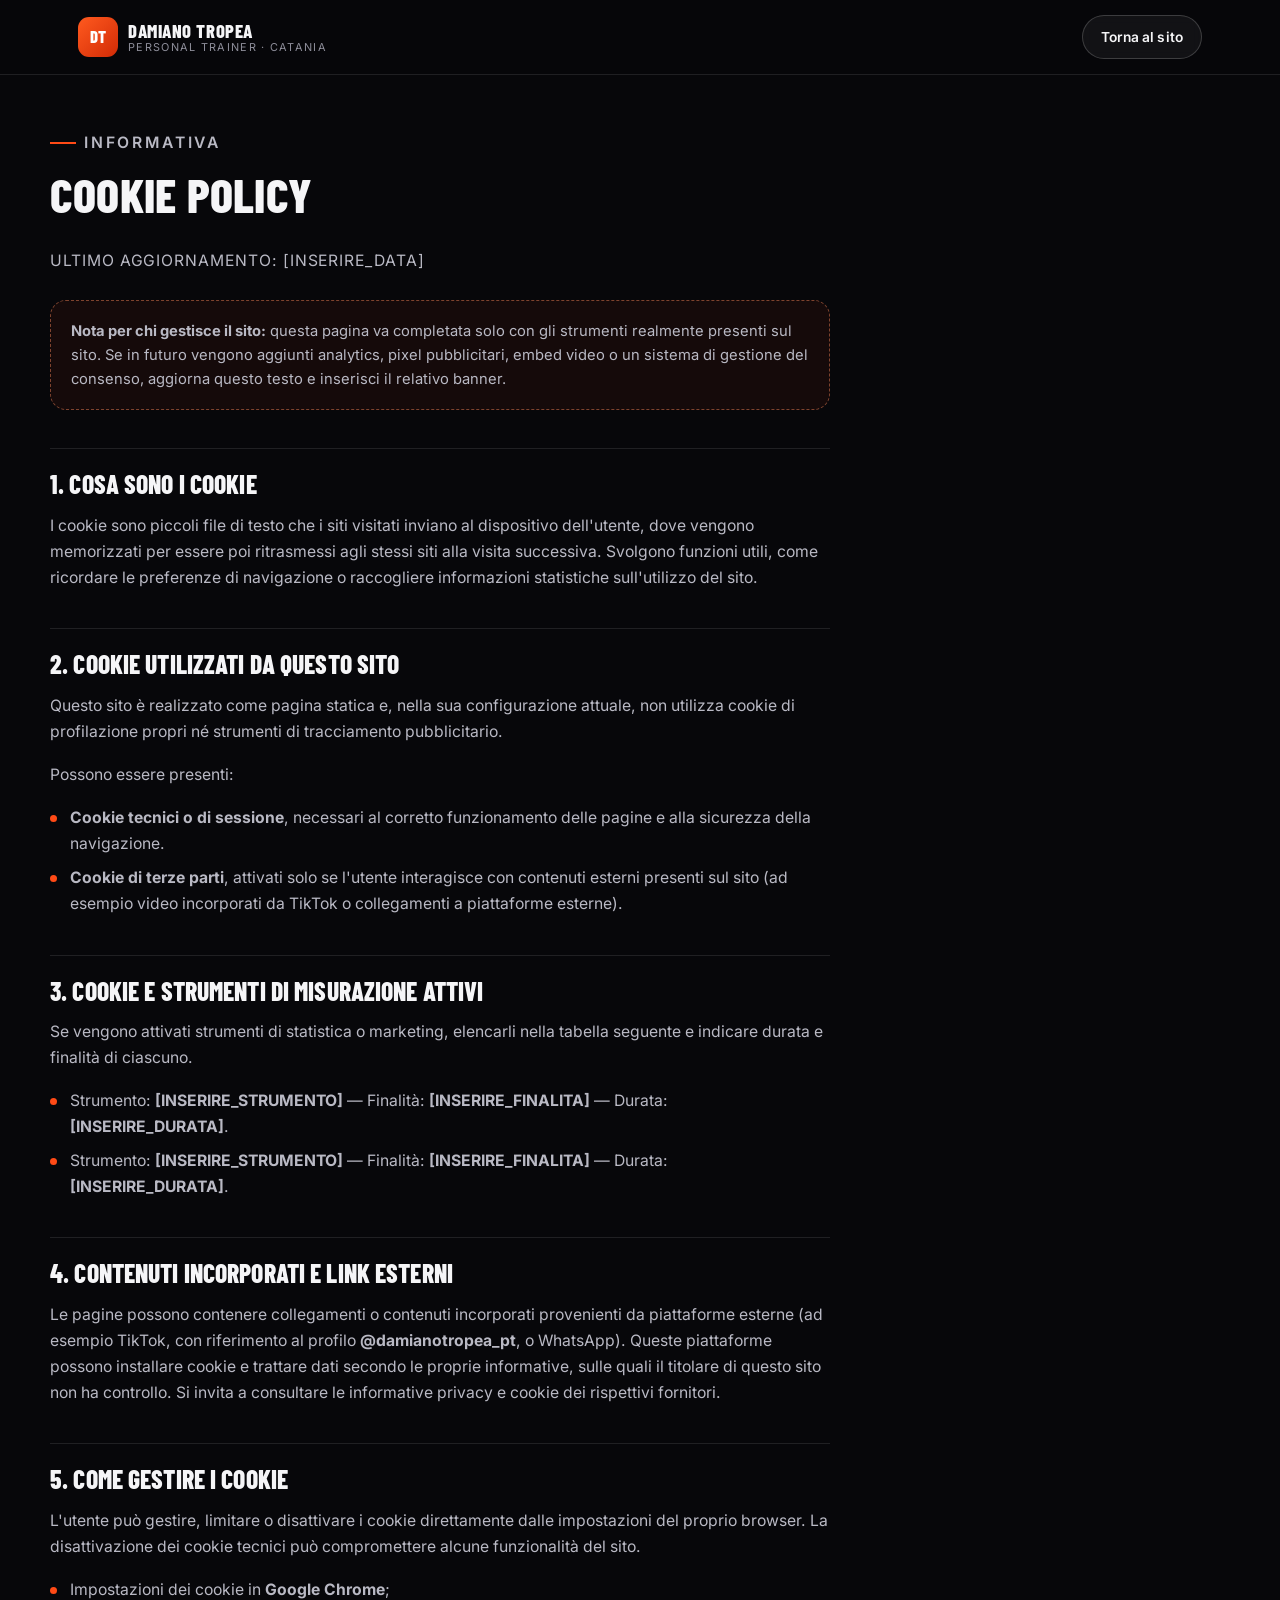
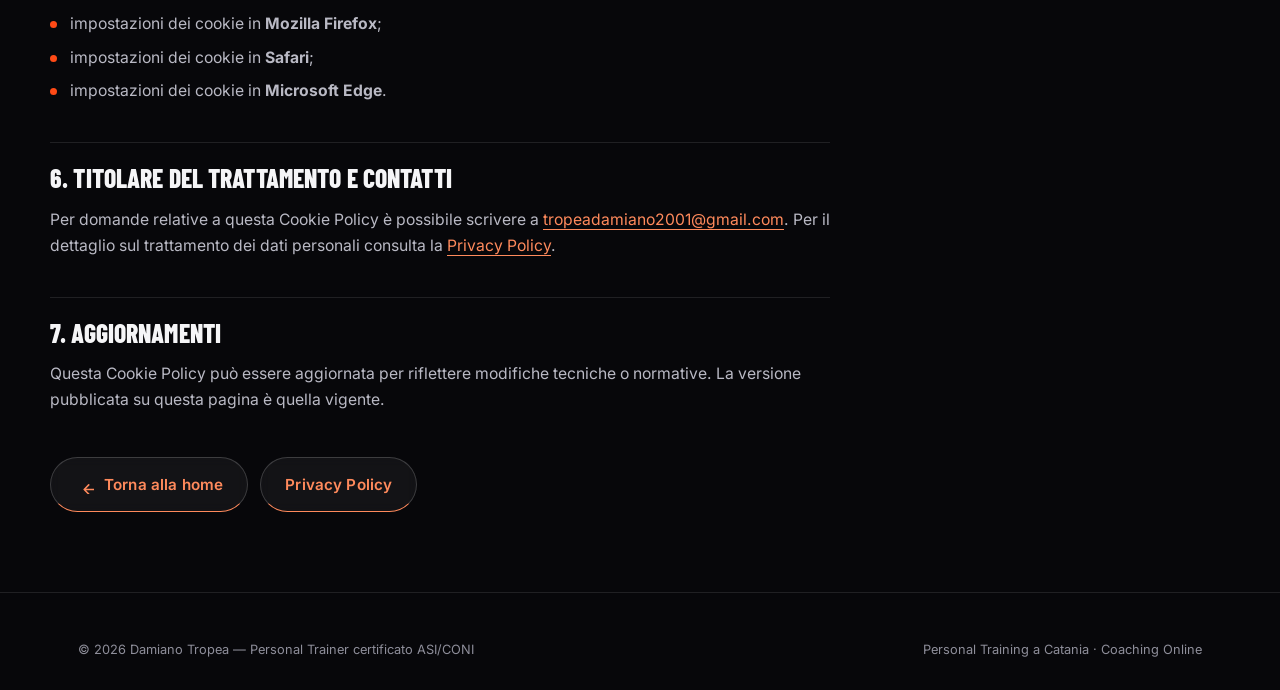
<file: cookie-policy.html>
<!DOCTYPE html>
<html lang="it" class="no-js">
<head>
<meta charset="utf-8">
<meta name="viewport" content="width=device-width, initial-scale=1">
<title>Cookie Policy | Damiano Tropea Personal Trainer</title>
<meta name="description" content="Cookie Policy del sito di Damiano Tropea, Personal Trainer certificato ASI/CONI a Catania e coaching online: cookie utilizzati e come gestirli.">
<meta name="robots" content="noindex, follow">
<meta name="theme-color" content="#07070A">
<link rel="stylesheet" href="assets/css/fonts.css">
<link rel="stylesheet" href="assets/css/style.css">
<script>document.documentElement.classList.replace('no-js', 'js');</script>
</head>
<body>

<!-- =====================================================================
     PLACEHOLDER DA SOSTITUIRE: [INSERIRE_DENOMINAZIONE],
     [INSERIRE_DATA]
     Il contenuto va completato in base agli strumenti realmente attivi
     sul sito (analytics, pixel, embed video, banner di consenso).
     ===================================================================== -->

<a class="skip-link" href="#main">Vai al contenuto principale</a>

<svg xmlns="http://www.w3.org/2000/svg" style="display:none" aria-hidden="true" focusable="false">
  <symbol id="i-arrow" viewBox="0 0 24 24" fill="none" stroke="currentColor" stroke-width="2" stroke-linecap="round" stroke-linejoin="round">
    <path d="M4.5 12h14.2M13 6.2l5.7 5.8-5.7 5.8"/>
  </symbol>
</svg>

<header class="site-header is-stuck">
  <div class="container header-inner">
    <a class="brand" href="index.html">
      <span class="brand-mark" aria-hidden="true">DT</span>
      <span class="brand-text">
        <span class="brand-name">Damiano Tropea</span>
        <span class="brand-sub">Personal Trainer · Catania</span>
      </span>
    </a>
    <a class="btn btn--ghost btn--sm" href="index.html">Torna al sito</a>
  </div>
</header>

<main id="main">
  <div class="container legal-page">
    <div class="legal-body">
      <p class="eyebrow">Informativa</p>
      <h1>Cookie Policy</h1>
      <p class="legal-meta">Ultimo aggiornamento: [INSERIRE_DATA]</p>

      <div class="legal-note">
        <strong>Nota per chi gestisce il sito:</strong> questa pagina va completata solo con gli strumenti
        realmente presenti sul sito. Se in futuro vengono aggiunti analytics, pixel pubblicitari, embed video
        o un sistema di gestione del consenso, aggiorna questo testo e inserisci il relativo banner.
      </div>

      <h2>1. Cosa sono i cookie</h2>
      <p>
        I cookie sono piccoli file di testo che i siti visitati inviano al dispositivo dell'utente, dove vengono
        memorizzati per essere poi ritrasmessi agli stessi siti alla visita successiva. Svolgono funzioni utili,
        come ricordare le preferenze di navigazione o raccogliere informazioni statistiche sull'utilizzo del sito.
      </p>

      <h2>2. Cookie utilizzati da questo sito</h2>
      <p>
        Questo sito è realizzato come pagina statica e, nella sua configurazione attuale, non utilizza cookie di
        profilazione propri né strumenti di tracciamento pubblicitario.
      </p>
      <p>Possono essere presenti:</p>
      <ul>
        <li><strong>Cookie tecnici o di sessione</strong>, necessari al corretto funzionamento delle pagine e alla sicurezza della navigazione.</li>
        <li><strong>Cookie di terze parti</strong>, attivati solo se l'utente interagisce con contenuti esterni presenti sul sito (ad esempio video incorporati da TikTok o collegamenti a piattaforme esterne).</li>
      </ul>

      <h2>3. Cookie e strumenti di misurazione attivi</h2>
      <p>
        Se vengono attivati strumenti di statistica o marketing, elencarli nella tabella seguente e indicare
        durata e finalità di ciascuno.
      </p>
      <ul>
        <li>Strumento: <strong>[INSERIRE_STRUMENTO]</strong> — Finalità: <strong>[INSERIRE_FINALITA]</strong> — Durata: <strong>[INSERIRE_DURATA]</strong>.</li>
        <li>Strumento: <strong>[INSERIRE_STRUMENTO]</strong> — Finalità: <strong>[INSERIRE_FINALITA]</strong> — Durata: <strong>[INSERIRE_DURATA]</strong>.</li>
      </ul>

      <h2>4. Contenuti incorporati e link esterni</h2>
      <p>
        Le pagine possono contenere collegamenti o contenuti incorporati provenienti da piattaforme esterne
        (ad esempio TikTok, con riferimento al profilo <strong>@damianotropea_pt</strong>, o WhatsApp). Queste
        piattaforme possono installare cookie e trattare dati secondo le proprie informative, sulle quali il
        titolare di questo sito non ha controllo. Si invita a consultare le informative privacy e cookie dei
        rispettivi fornitori.
      </p>

      <h2>5. Come gestire i cookie</h2>
      <p>
        L'utente può gestire, limitare o disattivare i cookie direttamente dalle impostazioni del proprio
        browser. La disattivazione dei cookie tecnici può compromettere alcune funzionalità del sito.
      </p>
      <ul>
        <li>Impostazioni dei cookie in <strong>Google Chrome</strong>;</li>
        <li>impostazioni dei cookie in <strong>Mozilla Firefox</strong>;</li>
        <li>impostazioni dei cookie in <strong>Safari</strong>;</li>
        <li>impostazioni dei cookie in <strong>Microsoft Edge</strong>.</li>
      </ul>

      <h2>6. Titolare del trattamento e contatti</h2>
      <p>
        Per domande relative a questa Cookie Policy è possibile scrivere a
        <a href="mailto:tropeadamiano2001@gmail.com">tropeadamiano2001@gmail.com</a>. Per il dettaglio sul trattamento dei dati personali
        consulta la <a href="privacy.html">Privacy Policy</a>.
      </p>

      <h2>7. Aggiornamenti</h2>
      <p>
        Questa Cookie Policy può essere aggiornata per riflettere modifiche tecniche o normative.
        La versione pubblicata su questa pagina è quella vigente.
      </p>

      <div class="btn-row back-link">
        <a class="btn btn--ghost" href="index.html"><svg aria-hidden="true"><use href="#i-arrow" transform="rotate(180 12 12)"></use></svg> Torna alla home</a>
        <a class="btn btn--ghost" href="privacy.html">Privacy Policy</a>
      </div>
    </div>
  </div>
</main>

<footer class="site-footer">
  <div class="container">
    <div class="footer-bottom" style="margin-top:0;border-top:0;padding-top:0">
      <span>© <span id="year">2026</span> Damiano Tropea — Personal Trainer certificato ASI/CONI</span>
      <span>Personal Training a Catania · Coaching Online</span>
    </div>
  </div>
</footer>

<script>document.getElementById('year').textContent = String(new Date().getFullYear());</script>
</body>
</html>
</file>
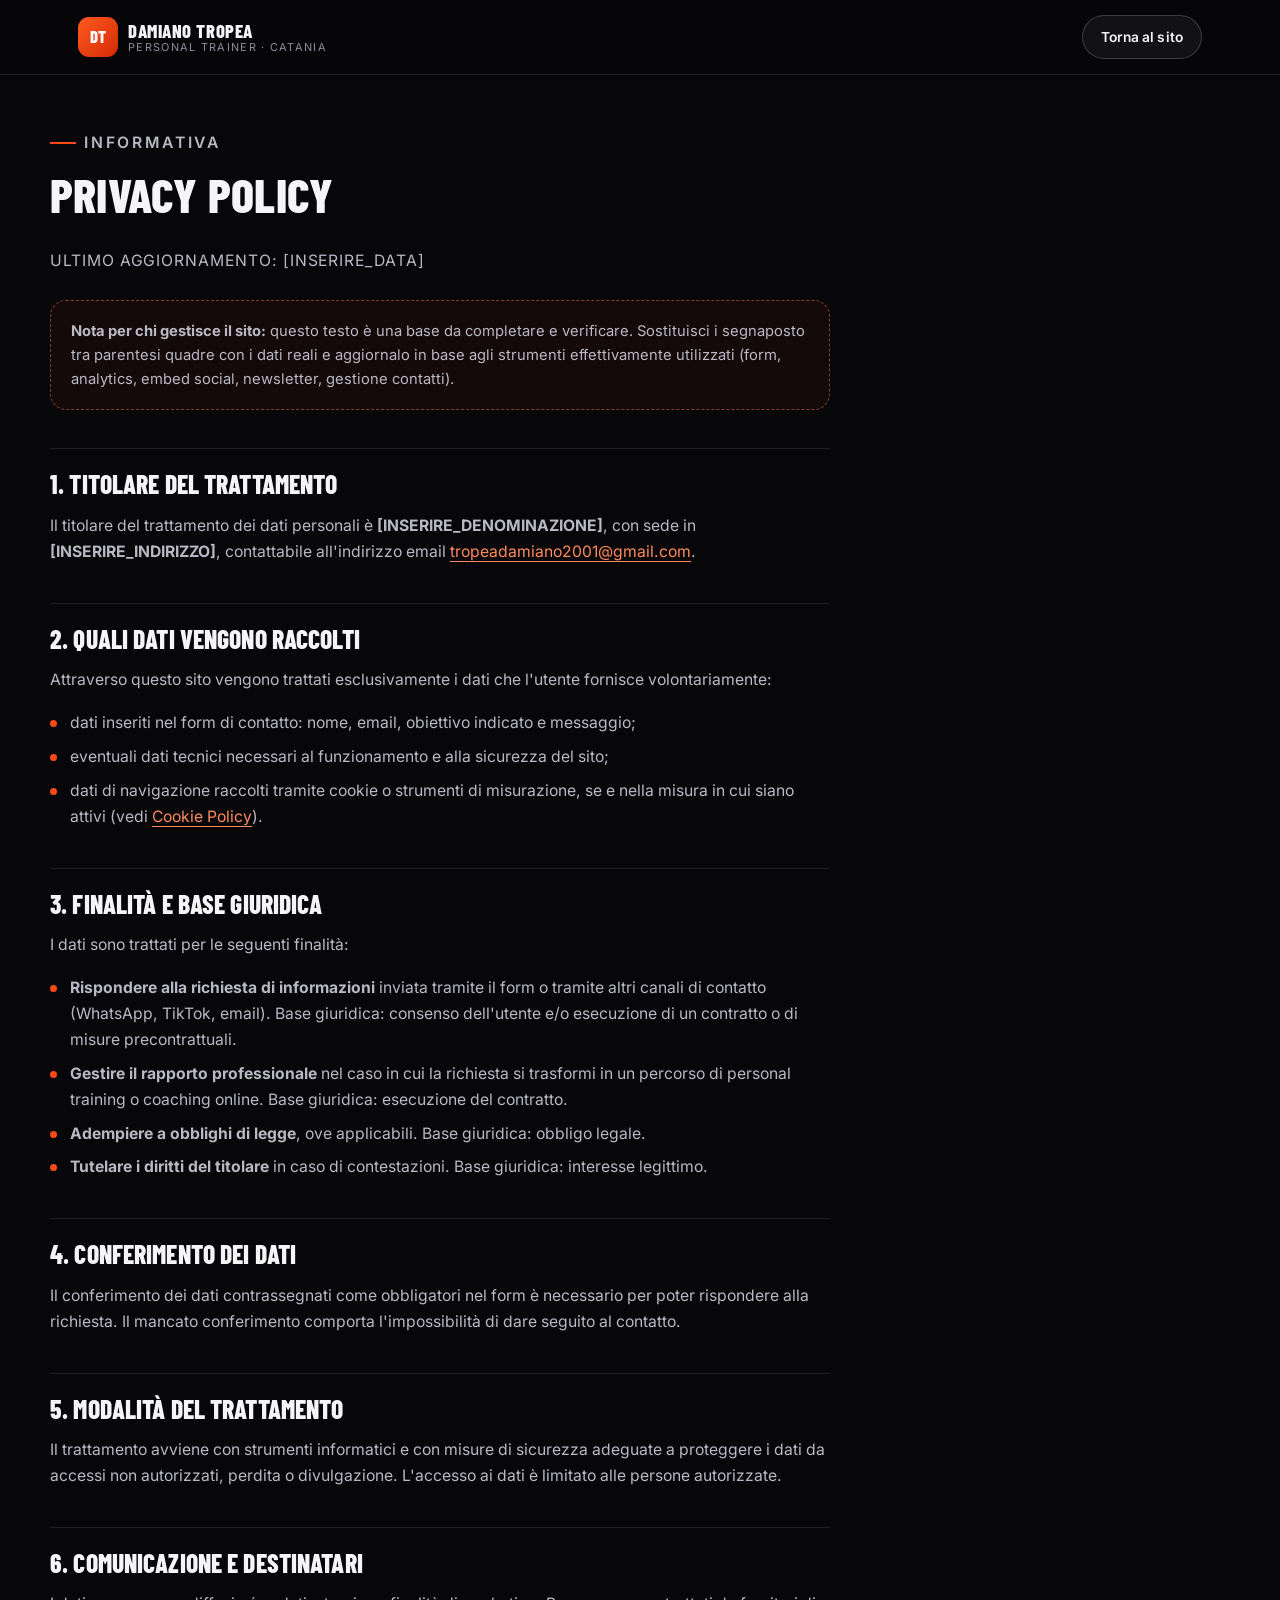
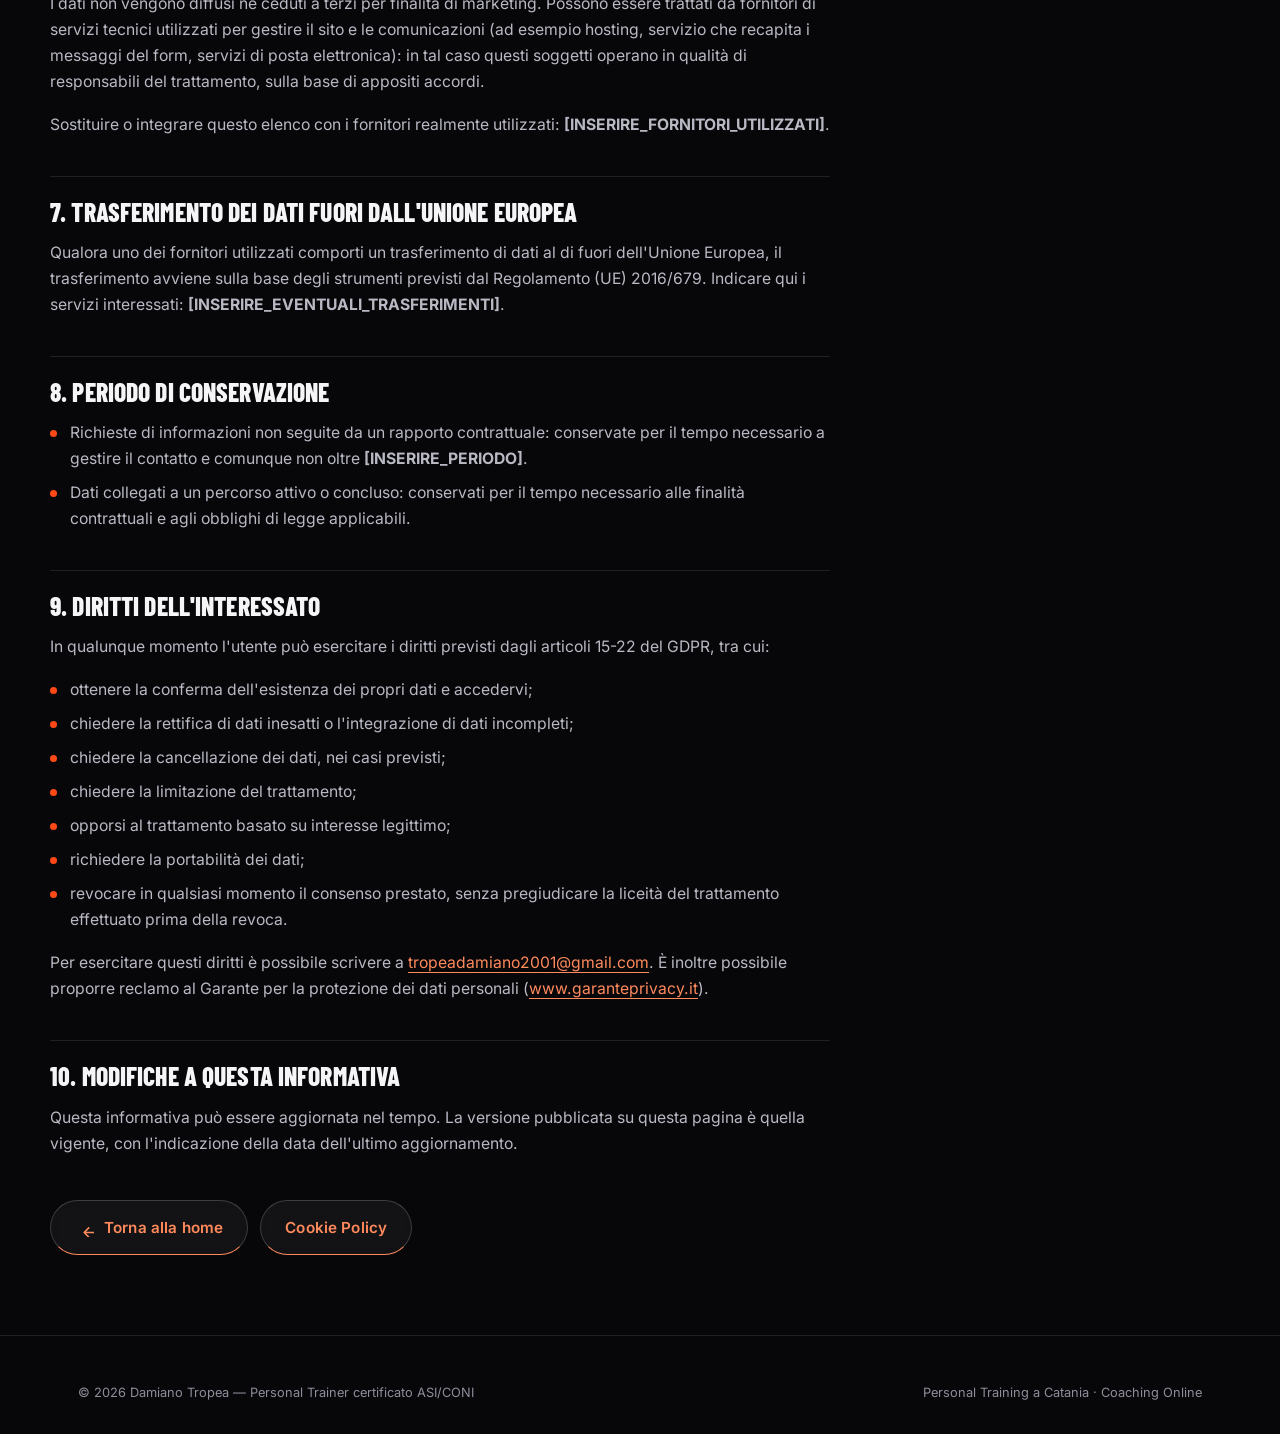
<file: privacy.html>
<!DOCTYPE html>
<html lang="it" class="no-js">
<head>
<meta charset="utf-8">
<meta name="viewport" content="width=device-width, initial-scale=1">
<title>Privacy Policy | Damiano Tropea Personal Trainer</title>
<meta name="description" content="Informativa sul trattamento dei dati personali del sito di Damiano Tropea, Personal Trainer certificato ASI/CONI a Catania e coaching online.">
<meta name="robots" content="noindex, follow">
<meta name="theme-color" content="#07070A">
<link rel="stylesheet" href="assets/css/fonts.css">
<link rel="stylesheet" href="assets/css/style.css">
<script>document.documentElement.classList.replace('no-js', 'js');</script>
</head>
<body>

<!-- =====================================================================
     PLACEHOLDER DA SOSTITUIRE: [INSERIRE_DENOMINAZIONE],
     [INSERIRE_INDIRIZZO], [INSERIRE_URL_DEL_SITO]
     Far verificare il testo finale a un consulente prima della pubblicazione.
     ===================================================================== -->

<a class="skip-link" href="#main">Vai al contenuto principale</a>

<svg xmlns="http://www.w3.org/2000/svg" style="display:none" aria-hidden="true" focusable="false">
  <symbol id="i-arrow" viewBox="0 0 24 24" fill="none" stroke="currentColor" stroke-width="2" stroke-linecap="round" stroke-linejoin="round">
    <path d="M4.5 12h14.2M13 6.2l5.7 5.8-5.7 5.8"/>
  </symbol>
</svg>

<header class="site-header is-stuck">
  <div class="container header-inner">
    <a class="brand" href="index.html">
      <span class="brand-mark" aria-hidden="true">DT</span>
      <span class="brand-text">
        <span class="brand-name">Damiano Tropea</span>
        <span class="brand-sub">Personal Trainer · Catania</span>
      </span>
    </a>
    <a class="btn btn--ghost btn--sm" href="index.html">Torna al sito</a>
  </div>
</header>

<main id="main">
  <div class="container legal-page">
    <div class="legal-body">
      <p class="eyebrow">Informativa</p>
      <h1>Privacy Policy</h1>
      <p class="legal-meta">Ultimo aggiornamento: [INSERIRE_DATA]</p>

      <div class="legal-note">
        <strong>Nota per chi gestisce il sito:</strong> questo testo è una base da completare e verificare.
        Sostituisci i segnaposto tra parentesi quadre con i dati reali e aggiornalo in base agli strumenti
        effettivamente utilizzati (form, analytics, embed social, newsletter, gestione contatti).
      </div>

      <h2>1. Titolare del trattamento</h2>
      <p>
        Il titolare del trattamento dei dati personali è <strong>[INSERIRE_DENOMINAZIONE]</strong>,
        con sede in <strong>[INSERIRE_INDIRIZZO]</strong>, contattabile all'indirizzo email
        <a href="mailto:tropeadamiano2001@gmail.com">tropeadamiano2001@gmail.com</a>.
      </p>

      <h2>2. Quali dati vengono raccolti</h2>
      <p>Attraverso questo sito vengono trattati esclusivamente i dati che l'utente fornisce volontariamente:</p>
      <ul>
        <li>dati inseriti nel form di contatto: nome, email, obiettivo indicato e messaggio;</li>
        <li>eventuali dati tecnici necessari al funzionamento e alla sicurezza del sito;</li>
        <li>dati di navigazione raccolti tramite cookie o strumenti di misurazione, se e nella misura in cui siano attivi (vedi <a href="cookie-policy.html">Cookie Policy</a>).</li>
      </ul>

      <h2>3. Finalità e base giuridica</h2>
      <p>I dati sono trattati per le seguenti finalità:</p>
      <ul>
        <li><strong>Rispondere alla richiesta di informazioni</strong> inviata tramite il form o tramite altri canali di contatto (WhatsApp, TikTok, email). Base giuridica: consenso dell'utente e/o esecuzione di un contratto o di misure precontrattuali.</li>
        <li><strong>Gestire il rapporto professionale</strong> nel caso in cui la richiesta si trasformi in un percorso di personal training o coaching online. Base giuridica: esecuzione del contratto.</li>
        <li><strong>Adempiere a obblighi di legge</strong>, ove applicabili. Base giuridica: obbligo legale.</li>
        <li><strong>Tutelare i diritti del titolare</strong> in caso di contestazioni. Base giuridica: interesse legittimo.</li>
      </ul>

      <h2>4. Conferimento dei dati</h2>
      <p>
        Il conferimento dei dati contrassegnati come obbligatori nel form è necessario per poter rispondere
        alla richiesta. Il mancato conferimento comporta l'impossibilità di dare seguito al contatto.
      </p>

      <h2>5. Modalità del trattamento</h2>
      <p>
        Il trattamento avviene con strumenti informatici e con misure di sicurezza adeguate a proteggere i dati
        da accessi non autorizzati, perdita o divulgazione. L'accesso ai dati è limitato alle persone
        autorizzate.
      </p>

      <h2>6. Comunicazione e destinatari</h2>
      <p>
        I dati non vengono diffusi né ceduti a terzi per finalità di marketing. Possono essere trattati da
        fornitori di servizi tecnici utilizzati per gestire il sito e le comunicazioni (ad esempio hosting,
        servizio che recapita i messaggi del form, servizi di posta elettronica): in tal caso questi soggetti
        operano in qualità di responsabili del trattamento, sulla base di appositi accordi.
      </p>
      <p>
        Sostituire o integrare questo elenco con i fornitori realmente utilizzati:
        <strong>[INSERIRE_FORNITORI_UTILIZZATI]</strong>.
      </p>

      <h2>7. Trasferimento dei dati fuori dall'Unione Europea</h2>
      <p>
        Qualora uno dei fornitori utilizzati comporti un trasferimento di dati al di fuori dell'Unione Europea,
        il trasferimento avviene sulla base degli strumenti previsti dal Regolamento (UE) 2016/679.
        Indicare qui i servizi interessati: <strong>[INSERIRE_EVENTUALI_TRASFERIMENTI]</strong>.
      </p>

      <h2>8. Periodo di conservazione</h2>
      <ul>
        <li>Richieste di informazioni non seguite da un rapporto contrattuale: conservate per il tempo necessario a gestire il contatto e comunque non oltre <strong>[INSERIRE_PERIODO]</strong>.</li>
        <li>Dati collegati a un percorso attivo o concluso: conservati per il tempo necessario alle finalità contrattuali e agli obblighi di legge applicabili.</li>
      </ul>

      <h2>9. Diritti dell'interessato</h2>
      <p>In qualunque momento l'utente può esercitare i diritti previsti dagli articoli 15-22 del GDPR, tra cui:</p>
      <ul>
        <li>ottenere la conferma dell'esistenza dei propri dati e accedervi;</li>
        <li>chiedere la rettifica di dati inesatti o l'integrazione di dati incompleti;</li>
        <li>chiedere la cancellazione dei dati, nei casi previsti;</li>
        <li>chiedere la limitazione del trattamento;</li>
        <li>opporsi al trattamento basato su interesse legittimo;</li>
        <li>richiedere la portabilità dei dati;</li>
        <li>revocare in qualsiasi momento il consenso prestato, senza pregiudicare la liceità del trattamento effettuato prima della revoca.</li>
      </ul>
      <p>
        Per esercitare questi diritti è possibile scrivere a <a href="mailto:tropeadamiano2001@gmail.com">tropeadamiano2001@gmail.com</a>.
        È inoltre possibile proporre reclamo al Garante per la protezione dei dati personali
        (<a href="https://www.garanteprivacy.it" target="_blank" rel="noopener noreferrer">www.garanteprivacy.it</a>).
      </p>

      <h2>10. Modifiche a questa informativa</h2>
      <p>
        Questa informativa può essere aggiornata nel tempo. La versione pubblicata su questa pagina è quella
        vigente, con l'indicazione della data dell'ultimo aggiornamento.
      </p>

      <div class="btn-row back-link">
        <a class="btn btn--ghost" href="index.html"><svg aria-hidden="true"><use href="#i-arrow" transform="rotate(180 12 12)"></use></svg> Torna alla home</a>
        <a class="btn btn--ghost" href="cookie-policy.html">Cookie Policy</a>
      </div>
    </div>
  </div>
</main>

<footer class="site-footer">
  <div class="container">
    <div class="footer-bottom" style="margin-top:0;border-top:0;padding-top:0">
      <span>© <span id="year">2026</span> Damiano Tropea — Personal Trainer certificato ASI/CONI</span>
      <span>Personal Training a Catania · Coaching Online</span>
    </div>
  </div>
</footer>

<script>document.getElementById('year').textContent = String(new Date().getFullYear());</script>
</body>
</html>
</file>
<file: assets/css/fonts.css>
/* ==========================================================================
   Font self-hosted (licenza SIL Open Font License - Google Fonts)
   Inter: variable font 100-900  |  Barlow Condensed: static 700 / 800
   Sostituisci i file in assets/fonts/ solo con font di cui hai i diritti d'uso.
   ========================================================================== */

@font-face {
  font-family: 'Inter';
  font-style: normal;
  font-weight: 100 900;
  font-display: swap;
  src: url('../fonts/Inter-var.woff2') format('woff2');
}

@font-face {
  font-family: 'Barlow Condensed';
  font-style: normal;
  font-weight: 700;
  font-display: swap;
  src: url('../fonts/BarlowCondensed-700.woff2') format('woff2');
}

@font-face {
  font-family: 'Barlow Condensed';
  font-style: normal;
  font-weight: 800;
  font-display: swap;
  src: url('../fonts/BarlowCondensed-800.woff2') format('woff2');
}
</file>
<file: assets/css/style.css>
/* ==========================================================================
   Damiano Tropea — Personal Trainer Catania / Coaching Online
   Foglio di stile principale — mobile-first
   Palette: nero/antracite + bianco + arancio-rosso energia (CTA)
   ========================================================================== */

/* ---------------------------------------------------------------
   1. Reset & base
   --------------------------------------------------------------- */
*,
*::before,
*::after { box-sizing: border-box; }

html {
  -webkit-text-size-adjust: 100%;
  scroll-behavior: smooth;
  scroll-padding-top: 84px;
}

body {
  margin: 0;
  background: var(--ink-950);
  color: var(--txt);
  font-family: var(--font-body);
  font-size: 17px;
  line-height: 1.65;
  font-weight: 400;
  -webkit-font-smoothing: antialiased;
  overflow-x: hidden;
}

body.nav-open { overflow: hidden; }

img,
picture,
video,
iframe { max-width: 100%; display: block; }

img { height: auto; }

a { color: inherit; text-decoration: none; }

button,
input,
select,
textarea { font: inherit; color: inherit; }

ul, ol { margin: 0; padding: 0; list-style: none; }

h1, h2, h3, h4 {
  margin: 0 0 .6em;
  font-family: var(--font-display);
  font-weight: 800;
  line-height: 1.02;
  letter-spacing: .005em;
  text-transform: uppercase;
}

h1 { font-size: clamp(2.25rem, 9.5vw, 4.4rem); }
h2 { font-size: clamp(1.85rem, 7vw, 3.1rem); }
h3 { font-size: clamp(1.3rem, 4.6vw, 1.7rem); }
h4 { font-size: 1.1rem; letter-spacing: .02em; }

p { margin: 0 0 1.1em; }
p:last-child { margin-bottom: 0; }

:focus-visible {
  outline: 3px solid var(--accent);
  outline-offset: 3px;
  border-radius: 4px;
}

::selection {
  background: var(--accent);
  color: #fff;
}

/* ---------------------------------------------------------------
   2. Variabili
   --------------------------------------------------------------- */
:root {
  --ink-950: #07070A;
  --ink-900: #0C0C10;
  --ink-850: #121216;
  --ink-800: #17171C;
  --ink-750: #1D1D23;
  --line: rgba(255, 255, 255, .10);
  --line-strong: rgba(255, 255, 255, .18);

  --txt: #F5F5F7;
  --txt-soft: #B9B9C4;
  --txt-mute: #8E8E9A;

  --accent: #FF4A16;
  --accent-soft: #FF8A5C;
  --accent-deep: #D22B06;
  --accent-glow: rgba(255, 74, 22, .38);

  --wa: #22C35E;
  --wa-deep: #128C7E;

  --font-display: 'Barlow Condensed', 'Arial Narrow', 'Oswald', Impact, sans-serif;
  --font-body: 'Inter', -apple-system, BlinkMacSystemFont, 'Segoe UI', Roboto, Helvetica, Arial, sans-serif;

  --radius-sm: 10px;
  --radius: 16px;
  --radius-lg: 22px;

  --shadow: 0 24px 60px -22px rgba(0, 0, 0, .85);
  --shadow-cta: 0 14px 30px -12px var(--accent-glow);

  --container: 1180px;
  --gutter: 20px;
  --header-h: 68px;
}

/* ---------------------------------------------------------------
   3. Layout
   --------------------------------------------------------------- */
.container {
  width: 100%;
  max-width: var(--container);
  margin-inline: auto;
  padding-inline: var(--gutter);
}

.section {
  position: relative;
  padding: 68px 0;
}

.section--tight { padding: 52px 0; }

.section--alt { background: var(--ink-900); }

.section--alt::before,
.section--alt::after {
  content: "";
  position: absolute;
  left: 0;
  right: 0;
  height: 1px;
  background: linear-gradient(90deg, transparent, var(--line-strong), transparent);
}
.section--alt::before { top: 0; }
.section--alt::after { bottom: 0; }

.section-head {
  max-width: 760px;
  margin-bottom: 40px;
}

.section-head--center {
  margin-inline: auto;
  text-align: center;
}

.eyebrow {
  display: inline-flex;
  align-items: center;
  gap: 8px;
  margin-bottom: 14px;
  font-size: .75rem;
  font-weight: 600;
  letter-spacing: .18em;
  text-transform: uppercase;
  color: var(--accent-soft);
}

.eyebrow::before {
  content: "";
  width: 26px;
  height: 2px;
  background: var(--accent);
  flex: none;
}

.section-head--center .eyebrow::after {
  content: "";
  width: 26px;
  height: 2px;
  background: var(--accent);
  flex: none;
}

.lead {
  font-size: clamp(1.02rem, 3.6vw, 1.15rem);
  color: var(--txt-soft);
}

.hl { color: var(--accent); }

/* Separatore decorativo */
.rule {
  height: 1px;
  border: 0;
  margin: 0;
  background: linear-gradient(90deg, var(--accent), transparent 65%);
}

/* ---------------------------------------------------------------
   4. Bottoni
   --------------------------------------------------------------- */
.btn {
  --btn-bg: var(--ink-750);
  --btn-fg: var(--txt);
  display: inline-flex;
  align-items: center;
  justify-content: center;
  gap: 10px;
  min-height: 52px;
  padding: 14px 24px;
  border: 1px solid var(--line-strong);
  border-radius: 999px;
  background: var(--btn-bg);
  color: var(--btn-fg);
  font-size: .95rem;
  font-weight: 600;
  letter-spacing: .01em;
  text-align: center;
  cursor: pointer;
  transition: transform .18s ease, box-shadow .18s ease, background-color .18s ease, border-color .18s ease, color .18s ease;
}

.btn:hover { transform: translateY(-2px); }

.btn svg { width: 19px; height: 19px; flex: none; }

.btn--primary {
  border-color: transparent;
  background: linear-gradient(135deg, #FF5A1F 0%, #D22B06 100%);
  color: #fff;
  font-weight: 700;
  box-shadow: var(--shadow-cta);
}

.btn--primary:hover {
  box-shadow: 0 18px 36px -12px var(--accent-glow);
}

.btn--ghost {
  background: rgba(255, 255, 255, .05);
  backdrop-filter: blur(6px);
}

.btn--ghost:hover {
  border-color: var(--accent);
  color: #fff;
}

.btn--whatsapp {
  border-color: transparent;
  background: var(--wa);
  color: #04220F;
  font-weight: 700;
}

.btn--wa-outline {
  border-color: rgba(34, 195, 94, .5);
  background: rgba(34, 195, 94, .1);
  color: #7FF0AC;
}

.btn--wa-outline:hover { border-color: var(--wa); color: #fff; }

.btn--block { width: 100%; }
.btn--sm { min-height: 44px; padding: 10px 18px; font-size: .86rem; }

.btn-row {
  display: flex;
  flex-wrap: wrap;
  gap: 12px;
}

.btn-row .btn { flex: 1 1 220px; }

/* Link testuale con freccia */
.link-arrow {
  display: inline-flex;
  align-items: center;
  gap: 7px;
  color: var(--accent-soft);
  font-weight: 600;
  border-bottom: 1px solid transparent;
}
.link-arrow:hover { border-color: currentColor; }

/* ---------------------------------------------------------------
   5. Header
   --------------------------------------------------------------- */
.skip-link {
  position: absolute;
  left: 12px;
  top: -70px;
  z-index: 200;
  padding: 12px 18px;
  background: var(--accent);
  color: #fff;
  font-weight: 700;
  border-radius: 0 0 10px 10px;
  transition: top .18s ease;
}
.skip-link:focus { top: 0; }

.site-header {
  position: sticky;
  top: 0;
  z-index: 120;
  background: rgba(7, 7, 10, .72);
  border-bottom: 1px solid transparent;
  backdrop-filter: blur(14px);
  -webkit-backdrop-filter: blur(14px);
  transition: background-color .25s ease, border-color .25s ease;
}

.site-header.is-stuck {
  background: rgba(7, 7, 10, .95);
  border-bottom-color: var(--line);
}

.header-inner {
  display: flex;
  align-items: center;
  justify-content: space-between;
  gap: 14px;
  min-height: var(--header-h);
}

.brand {
  display: flex;
  align-items: center;
  gap: 10px;
}

.brand-mark {
  display: grid;
  place-items: center;
  width: 40px;
  height: 40px;
  flex: none;
  border-radius: 11px;
  background: linear-gradient(135deg, #FF5A1F, #D22B06);
  font-family: var(--font-display);
  font-size: 1.05rem;
  font-weight: 800;
  letter-spacing: .02em;
  color: #fff;
}

.brand-text { display: flex; flex-direction: column; line-height: 1.15; }

.brand-name {
  font-family: var(--font-display);
  font-size: 1.16rem;
  font-weight: 800;
  text-transform: uppercase;
  letter-spacing: .03em;
}

.brand-sub {
  font-size: .68rem;
  letter-spacing: .12em;
  text-transform: uppercase;
  color: var(--txt-mute);
}

.main-nav { display: none; }

.main-nav a {
  display: block;
  padding: 10px 12px;
  font-size: .82rem;
  font-weight: 600;
  letter-spacing: .07em;
  text-transform: uppercase;
  color: var(--txt-soft);
  border-radius: 8px;
}
.main-nav a:hover { color: #fff; }

.header-actions { display: flex; align-items: center; gap: 10px; }

.header-cta { display: none; }

.nav-toggle {
  display: inline-flex;
  align-items: center;
  justify-content: center;
  width: 46px;
  height: 46px;
  border: 1px solid var(--line-strong);
  border-radius: 12px;
  background: rgba(255, 255, 255, .05);
  cursor: pointer;
}

.nav-toggle-bars {
  position: relative;
  width: 20px;
  height: 2px;
  background: currentColor;
  border-radius: 2px;
  transition: background-color .2s ease;
}
.nav-toggle-bars::before,
.nav-toggle-bars::after {
  content: "";
  position: absolute;
  left: 0;
  width: 20px;
  height: 2px;
  background: currentColor;
  border-radius: 2px;
  transition: transform .22s ease;
}
.nav-toggle-bars::before { top: -6px; }
.nav-toggle-bars::after { top: 6px; }
.nav-toggle[aria-expanded="true"] .nav-toggle-bars { background: transparent; }
.nav-toggle[aria-expanded="true"] .nav-toggle-bars::before { transform: translateY(6px) rotate(45deg); }
.nav-toggle[aria-expanded="true"] .nav-toggle-bars::after { transform: translateY(-6px) rotate(-45deg); }

/* Menu mobile */
.mobile-menu {
  position: fixed;
  inset: var(--header-h) 0 auto 0;
  z-index: 110;
  padding: 18px var(--gutter) 26px;
  background: var(--ink-900);
  border-bottom: 1px solid var(--line);
  box-shadow: var(--shadow);
  transform: translateY(-120%);
  transition: transform .28s ease;
  max-height: calc(100vh - var(--header-h));
  overflow-y: auto;
}
.mobile-menu.is-open { transform: translateY(0); }

.mobile-menu a {
  display: block;
  padding: 14px 4px;
  font-family: var(--font-display);
  font-size: 1.35rem;
  font-weight: 700;
  text-transform: uppercase;
  border-bottom: 1px solid var(--line);
}

.mobile-menu .btn { margin-top: 18px; }

/* ---------------------------------------------------------------
   6. Hero
   --------------------------------------------------------------- */
.hero {
  position: relative;
  isolation: isolate;
  padding: 58px 0 62px;
  overflow: hidden;
}

.hero-bg {
  position: absolute;
  inset: 0;
  z-index: -2;
}

.hero-bg img {
  width: 100%;
  height: 100%;
  object-fit: cover;
  object-position: 52% 32%;
  filter: brightness(1.16) contrast(1.06) saturate(1.04);
}

/* Overlay scuro: garantisce il contrasto del testo e lascia visibile la foto */
.hero-bg::after {
  content: "";
  position: absolute;
  inset: 0;
  background:
    linear-gradient(180deg, rgba(7, 7, 10, .86) 0%, rgba(7, 7, 10, .74) 44%, rgba(7, 7, 10, .97) 100%),
    linear-gradient(90deg, rgba(7, 7, 10, .8) 0%, rgba(7, 7, 10, .45) 70%);
}

/* Allineato a sinistra: il testo occupa la colonna sinistra, la foto resta visibile a destra */
.hero-inner {
  max-width: 720px;
  margin-inline: 0 auto;
}

.hero h1 { margin-bottom: 18px; }

.hero-sub {
  font-size: clamp(1.02rem, 4vw, 1.2rem);
  color: var(--txt-soft);
  max-width: 600px;
  margin-bottom: 26px;
}

.badge {
  display: inline-flex;
  align-items: center;
  gap: 9px;
  padding: 8px 14px 8px 11px;
  margin-bottom: 20px;
  border: 1px solid rgba(255, 138, 92, .35);
  border-radius: 999px;
  background: rgba(255, 74, 22, .12);
  font-size: .74rem;
  font-weight: 600;
  letter-spacing: .09em;
  text-transform: uppercase;
  color: var(--accent-soft);
}

.badge svg { width: 16px; height: 16px; }

.hero-chips {
  display: flex;
  flex-wrap: wrap;
  gap: 8px;
  margin-top: 28px;
}

.chip {
  padding: 7px 14px;
  border: 1px solid var(--line);
  border-radius: 999px;
  background: rgba(255, 255, 255, .04);
  font-size: .78rem;
  font-weight: 500;
  color: var(--txt-soft);
}

/* Barra di fiducia sotto l'hero */
.trust-bar {
  position: relative;
  padding: 26px 0;
  background: var(--ink-900);
  border-top: 1px solid var(--line);
  border-bottom: 1px solid var(--line);
}

.trust-bar-list {
  display: grid;
  gap: 16px;
}

.trust-bar-item {
  display: flex;
  align-items: flex-start;
  gap: 12px;
  font-size: .92rem;
  color: var(--txt-soft);
}

.trust-bar-item svg {
  width: 20px;
  height: 20px;
  flex: none;
  margin-top: 3px;
  color: var(--accent);
}

.trust-bar-item strong {
  display: block;
  color: var(--txt);
  font-weight: 600;
  font-size: .95rem;
}

/* ---------------------------------------------------------------
   7. Card generiche
   --------------------------------------------------------------- */
.card {
  position: relative;
  padding: 26px 22px;
  border: 1px solid var(--line);
  border-radius: var(--radius);
  background: linear-gradient(180deg, var(--ink-850) 0%, var(--ink-900) 100%);
  transition: border-color .2s ease, transform .2s ease;
}

.card:hover { border-color: var(--line-strong); }

.card--pad-lg { padding: 30px 24px; }

.icon-box {
  display: grid;
  place-items: center;
  width: 50px;
  height: 50px;
  margin-bottom: 16px;
  border: 1px solid rgba(255, 74, 22, .3);
  border-radius: 13px;
  background: rgba(255, 74, 22, .12);
  color: var(--accent);
}

.icon-box svg { width: 24px; height: 24px; }

.card h3 { margin-bottom: .45em; }

.card p { color: var(--txt-soft); font-size: .96rem; }

/* Griglie */
.grid { display: grid; gap: 18px; }
.grid--2 { grid-template-columns: 1fr; }
.grid--3 { grid-template-columns: 1fr; }

/* ---------------------------------------------------------------
   8. Sezione fiducia / presentazione
   --------------------------------------------------------------- */
.split { display: grid; gap: 28px; }

.split-media {
  position: relative;
  border-radius: var(--radius-lg);
  overflow: hidden;
  border: 1px solid var(--line);
  box-shadow: var(--shadow);
}

.split-media img {
  width: 100%;
  height: 260px;
  object-fit: cover;
}

.split-media figcaption {
  position: absolute;
  left: 14px;
  bottom: 14px;
  right: 14px;
  padding: 10px 14px;
  border-radius: 10px;
  background: rgba(7, 7, 10, .78);
  backdrop-filter: blur(8px);
  font-size: .8rem;
  color: var(--txt-soft);
}

.pillars { display: grid; gap: 14px; margin-top: 26px; }

.pillar {
  display: flex;
  gap: 14px;
  align-items: flex-start;
  padding: 18px;
  border: 1px solid var(--line);
  border-radius: var(--radius);
  background: rgba(255, 255, 255, .025);
}

.pillar-icon {
  display: grid;
  place-items: center;
  width: 44px;
  height: 44px;
  flex: none;
  border-radius: 12px;
  background: rgba(255, 74, 22, .13);
  border: 1px solid rgba(255, 74, 22, .28);
  color: var(--accent);
}

.pillar-icon svg { width: 22px; height: 22px; }

.pillar h3 { font-size: 1.15rem; margin-bottom: 4px; }
.pillar p { font-size: .92rem; color: var(--txt-soft); }

/* ---------------------------------------------------------------
   9. Servizi
   --------------------------------------------------------------- */
.service-card {
  display: flex;
  flex-direction: column;
  padding: 0;
  overflow: hidden;
}

.service-media {
  position: relative;
  aspect-ratio: 16 / 10;
  overflow: hidden;
}

.service-media img {
  width: 100%;
  height: 100%;
  object-fit: cover;
  transition: transform .5s ease;
}

.service-card:hover .service-media img { transform: scale(1.05); }

.service-media::after {
  content: "";
  position: absolute;
  inset: 0;
  background: linear-gradient(180deg, rgba(7, 7, 10, .1) 0%, rgba(7, 7, 10, .92) 100%);
}

.service-tag {
  position: absolute;
  z-index: 2;
  top: 14px;
  left: 14px;
  padding: 6px 12px;
  border-radius: 999px;
  background: rgba(7, 7, 10, .8);
  border: 1px solid var(--line-strong);
  font-size: .7rem;
  font-weight: 600;
  letter-spacing: .12em;
  text-transform: uppercase;
  color: var(--txt-soft);
}

.service-body {
  padding: 22px;
  display: flex;
  flex-direction: column;
  flex: 1;
}

.service-body h3 { margin-bottom: .4em; }
.service-body p { color: var(--txt-soft); font-size: .96rem; }

.service-body .btn { margin-top: auto; }

.service-list {
  margin: 4px 0 22px;
  display: grid;
  gap: 9px;
}

.service-list li {
  position: relative;
  padding-left: 26px;
  font-size: .92rem;
  color: var(--txt-soft);
}

.service-list li::before {
  content: "";
  position: absolute;
  left: 0;
  top: 8px;
  width: 14px;
  height: 8px;
  border-left: 2px solid var(--accent);
  border-bottom: 2px solid var(--accent);
  transform: rotate(-45deg);
}

.services-note {
  display: flex;
  align-items: center;
  gap: 14px;
  flex-wrap: wrap;
  margin-top: 26px;
  padding: 20px 22px;
  border: 1px dashed rgba(255, 138, 92, .4);
  border-radius: var(--radius);
  background: rgba(255, 74, 22, .06);
}

.services-note p {
  flex: 1 1 260px;
  margin: 0;
  font-size: .96rem;
  color: var(--txt-soft);
}

/* ---------------------------------------------------------------
   10. Come funziona
   --------------------------------------------------------------- */
.steps {
  display: grid;
  gap: 18px;
  counter-reset: step;
}

.step {
  position: relative;
  padding: 26px 22px 24px;
  border: 1px solid var(--line);
  border-radius: var(--radius);
  background: linear-gradient(180deg, rgba(255, 255, 255, .05) 0%, rgba(255, 255, 255, .015) 100%);
}

.step-num {
  display: grid;
  place-items: center;
  width: 52px;
  height: 52px;
  margin-bottom: 16px;
  border-radius: 14px;
  background: linear-gradient(135deg, #FF5A1F, #D22B06);
  font-family: var(--font-display);
  font-size: 1.6rem;
  font-weight: 800;
  color: #fff;
  box-shadow: var(--shadow-cta);
}

.step h3 { font-size: 1.25rem; margin-bottom: .35em; }
.step p { font-size: .94rem; color: var(--txt-soft); }

.steps-cta {
  margin-top: 30px;
  display: flex;
  flex-direction: column;
  align-items: center;
  gap: 12px;
  text-align: center;
}

.steps-cta p { font-size: .92rem; color: var(--txt-mute); margin: 0; }

/* ---------------------------------------------------------------
   11. Per chi è
   --------------------------------------------------------------- */
.audience-list { display: grid; gap: 12px; }

.audience-list li {
  display: flex;
  gap: 14px;
  align-items: flex-start;
  padding: 16px 18px;
  border: 1px solid var(--line);
  border-radius: var(--radius-sm);
  background: rgba(255, 255, 255, .025);
  font-size: .98rem;
  color: var(--txt);
}

.audience-list svg {
  width: 22px;
  height: 22px;
  flex: none;
  margin-top: 2px;
  color: var(--accent);
}

/* ---------------------------------------------------------------
   12. Risultati e contenuti
   --------------------------------------------------------------- */
.testimonial-slot {
  position: relative;
  padding: 28px 22px;
  border: 1px dashed var(--line-strong);
  border-radius: var(--radius);
  background: rgba(255, 255, 255, .02);
}

.testimonial-slot::before {
  content: "\201C";
  position: absolute;
  top: 6px;
  right: 20px;
  font-family: var(--font-display);
  font-size: 4rem;
  line-height: 1;
  color: rgba(255, 74, 22, .22);
}

.placeholder-text {
  margin: 0 0 12px;
  font-size: 1.02rem;
  font-style: italic;
  color: var(--txt-soft);
}

.slot-hint {
  display: block;
  font-size: .78rem;
  letter-spacing: .06em;
  text-transform: uppercase;
  color: var(--txt-mute);
}

.block-title {
  margin: 34px 0 16px;
  font-size: 1.15rem;
  letter-spacing: .02em;
  color: var(--txt-soft);
}

.testimonial-grid {
  display: grid;
  grid-template-columns: repeat(2, 1fr);
  gap: 12px;
}

.testimonial-card {
  position: relative;
  margin: 0;
  aspect-ratio: 3 / 4;
  border-radius: var(--radius);
  overflow: hidden;
  border: 1px solid var(--line);
  background: var(--ink-850);
}

.testimonial-card img {
  width: 100%;
  height: 100%;
  object-fit: cover;
}

.testimonial-card figcaption {
  position: absolute;
  inset: auto 0 0 0;
  padding: 26px 14px 12px;
  background: linear-gradient(180deg, transparent, rgba(7, 7, 10, .92));
  font-size: .85rem;
  color: var(--txt-soft);
}

.testimonial-card.is-empty { border-style: dashed; border-color: var(--line-strong); background: rgba(255, 255, 255, .02); }

.testimonial-empty {
  height: 100%;
  display: flex;
  flex-direction: column;
  align-items: center;
  justify-content: center;
  gap: 10px;
  padding: 16px;
  text-align: center;
}

.testimonial-empty .placeholder-text { margin: 0; font-size: .92rem; }

.social-item.is-empty { border-style: dashed; border-color: var(--line-strong); }
.social-item.is-empty::after { background: none; }
.social-item.is-empty .social-meta { text-align: center; }
.social-grid {
  display: grid;
  grid-template-columns: repeat(2, 1fr);
  gap: 12px;
}

.social-item {
  position: relative;
  aspect-ratio: 9 / 16;
  border-radius: var(--radius-sm);
  overflow: hidden;
  border: 1px solid var(--line);
  background: var(--ink-850);
  display: block;
}

.social-item img {
  width: 100%;
  height: 100%;
  object-fit: cover;
  opacity: .72;
  transition: transform .4s ease, opacity .3s ease;
}

.social-item:hover img { transform: scale(1.06); opacity: .95; }

.social-item::after {
  content: "";
  position: absolute;
  inset: 0;
  background: linear-gradient(180deg, rgba(7, 7, 10, .15), rgba(7, 7, 10, .86));
}

.social-play {
  position: absolute;
  z-index: 2;
  left: 50%;
  top: 50%;
  transform: translate(-50%, -50%);
  display: grid;
  place-items: center;
  width: 46px;
  height: 46px;
  border-radius: 50%;
  background: rgba(255, 74, 22, .92);
  color: #fff;
  box-shadow: 0 10px 26px -8px rgba(0, 0, 0, .8);
}

.social-play svg { width: 20px; height: 20px; margin-left: 2px; }

.social-meta {
  position: absolute;
  z-index: 2;
  left: 12px;
  right: 12px;
  bottom: 12px;
  font-size: .72rem;
  letter-spacing: .05em;
  text-transform: uppercase;
  color: var(--txt-soft);
}

.social-foot {
  display: flex;
  flex-wrap: wrap;
  align-items: center;
  justify-content: space-between;
  gap: 14px;
  margin-top: 22px;
}

.social-foot p {
  margin: 0;
  font-size: .88rem;
  color: var(--txt-mute);
}

/* ---------------------------------------------------------------
   13. Chi sono
   --------------------------------------------------------------- */
.about-media {
  position: relative;
  border-radius: var(--radius-lg);
  overflow: hidden;
  border: 1px solid var(--line);
  box-shadow: var(--shadow);
  max-width: 460px;
}

.about-media img {
  width: 100%;
  height: 380px;
  object-fit: cover;
  object-position: 50% 30%;
}

.about-media::after {
  content: "";
  position: absolute;
  inset: 0;
  background: linear-gradient(180deg, transparent 45%, rgba(7, 7, 10, .75));
}

.about-badge {
  position: absolute;
  z-index: 2;
  left: 16px;
  bottom: 16px;
  padding: 10px 16px;
  border-radius: 999px;
  background: rgba(7, 7, 10, .82);
  border: 1px solid rgba(255, 138, 92, .4);
  font-size: .76rem;
  font-weight: 600;
  letter-spacing: .08em;
  text-transform: uppercase;
  color: var(--accent-soft);
}

/* ---------------------------------------------------------------
   14. FAQ
   --------------------------------------------------------------- */
.faq { display: grid; gap: 12px; }

.faq-item {
  border: 1px solid var(--line);
  border-radius: var(--radius);
  background: rgba(255, 255, 255, .025);
  overflow: hidden;
  transition: border-color .2s ease, background-color .2s ease;
}

.faq-item[open] {
  border-color: rgba(255, 74, 22, .45);
  background: rgba(255, 74, 22, .05);
}

.faq-item summary {
  display: flex;
  align-items: center;
  justify-content: space-between;
  gap: 16px;
  padding: 19px 20px;
  cursor: pointer;
  list-style: none;
  font-family: var(--font-display);
  font-size: 1.16rem;
  font-weight: 700;
  text-transform: uppercase;
  letter-spacing: .01em;
}

.faq-item summary::-webkit-details-marker { display: none; }

.faq-icon {
  position: relative;
  width: 22px;
  height: 22px;
  flex: none;
  border-radius: 50%;
  border: 1px solid var(--line-strong);
}

.faq-icon::before,
.faq-icon::after {
  content: "";
  position: absolute;
  left: 50%;
  top: 50%;
  background: var(--accent);
  transform: translate(-50%, -50%);
}
.faq-icon::before { width: 10px; height: 2px; }
.faq-icon::after { width: 2px; height: 10px; transition: transform .2s ease; }
.faq-item[open] .faq-icon::after { transform: translate(-50%, -50%) scaleY(0); }

.faq-answer {
  padding: 0 20px 20px;
  font-size: .96rem;
  color: var(--txt-soft);
}

.faq-answer a { color: var(--accent-soft); border-bottom: 1px solid currentColor; }

/* ---------------------------------------------------------------
   15. Contatti
   --------------------------------------------------------------- */
.contact-wrap { display: grid; gap: 30px; }

.contact-info h2 { margin-bottom: 16px; }

.contact-channels { display: grid; gap: 12px; margin: 24px 0; }

.channel {
  display: flex;
  align-items: center;
  gap: 14px;
  padding: 16px;
  border: 1px solid var(--line);
  border-radius: var(--radius-sm);
  background: rgba(255, 255, 255, .025);
  transition: border-color .2s ease, transform .2s ease;
}

.channel:hover { border-color: var(--accent); transform: translateX(3px); }

.channel-icon {
  display: grid;
  place-items: center;
  width: 44px;
  height: 44px;
  flex: none;
  border-radius: 12px;
  background: rgba(255, 255, 255, .06);
  color: var(--accent);
}

.channel-icon--wa { background: rgba(34, 195, 94, .14); color: var(--wa); }

.channel-icon svg { width: 22px; height: 22px; }

.channel-label { font-size: .74rem; letter-spacing: .1em; text-transform: uppercase; color: var(--txt-mute); }
.channel-value { font-weight: 600; font-size: .98rem; word-break: break-word; }

.contact-form {
  padding: 26px 22px;
  border: 1px solid var(--line);
  border-radius: var(--radius-lg);
  background: linear-gradient(180deg, var(--ink-850) 0%, var(--ink-900) 100%);
  box-shadow: var(--shadow);
}

.field { margin-bottom: 16px; }

.field-row { display: grid; gap: 16px; }

.field label {
  display: block;
  margin-bottom: 7px;
  font-size: .82rem;
  font-weight: 600;
  letter-spacing: .07em;
  text-transform: uppercase;
  color: var(--txt-soft);
}

.field .req { color: var(--accent); }

.field input,
.field select,
.field textarea {
  width: 100%;
  padding: 14px 15px;
  border: 1px solid var(--line-strong);
  border-radius: var(--radius-sm);
  background: rgba(7, 7, 10, .6);
  font-size: .98rem;
  transition: border-color .18s ease, box-shadow .18s ease;
}

.field input::placeholder,
.field textarea::placeholder { color: #6E6E79; }

.field input:focus,
.field select:focus,
.field textarea:focus {
  outline: none;
  border-color: var(--accent);
  box-shadow: 0 0 0 3px rgba(255, 74, 22, .18);
}

.field textarea { min-height: 130px; resize: vertical; }

.field select {
  appearance: none;
  background-image: url("data:image/svg+xml;charset=utf-8,%3Csvg xmlns='http://www.w3.org/2000/svg' viewBox='0 0 24 24' fill='none' stroke='%23B9B9C4' stroke-width='2.2' stroke-linecap='round'%3E%3Cpath d='m6 9 6 6 6-6'/%3E%3C/svg%3E");
  background-repeat: no-repeat;
  background-position: right 14px center;
  background-size: 18px;
  padding-right: 44px;
}

.checkbox {
  display: flex;
  gap: 12px;
  align-items: flex-start;
  margin: 20px 0;
  font-size: .86rem;
  color: var(--txt-soft);
}

.checkbox input {
  width: 22px;
  height: 22px;
  flex: none;
  margin-top: 1px;
  accent-color: var(--accent);
}

.checkbox a { color: var(--accent-soft); border-bottom: 1px solid currentColor; }

.form-status {
  display: none;
  margin-top: 16px;
  padding: 14px 16px;
  border-radius: var(--radius-sm);
  font-size: .9rem;
  border: 1px solid var(--line-strong);
}

.form-status.is-visible { display: block; }

.form-status--ok {
  border-color: rgba(34, 195, 94, .5);
  background: rgba(34, 195, 94, .1);
  color: #9DF4C4;
}

.form-status--warn {
  border-color: rgba(255, 138, 92, .5);
  background: rgba(255, 74, 22, .1);
  color: #FFC0A5;
}

.form-footnote {
  margin-top: 14px;
  font-size: .78rem;
  color: var(--txt-mute);
}

.contact-tagline {
  display: inline-flex;
  align-items: center;
  justify-content: center;
  flex-wrap: wrap;
  gap: 8px;
  margin-top: 26px;
  padding: 12px 16px;
  border: 1px solid var(--line);
  border-radius: 999px;
  font-size: .72rem;
  letter-spacing: .04em;
  text-transform: uppercase;
  text-align: center;
  color: var(--txt-soft);
}

.contact-tagline span.dot { color: var(--accent); }

/* ---------------------------------------------------------------
   16. Footer
   --------------------------------------------------------------- */
.site-footer {
  padding: 46px 0 30px;
  background: var(--ink-950);
  border-top: 1px solid var(--line);
}

.footer-grid { display: grid; gap: 28px; }

.footer-brand p { font-size: .9rem; color: var(--txt-mute); max-width: 340px; }

.footer-title {
  margin-bottom: 12px;
  font-family: var(--font-display);
  font-size: 1.05rem;
  font-weight: 700;
  text-transform: uppercase;
  letter-spacing: .06em;
}

.footer-links { display: grid; gap: 9px; }

.footer-links a {
  font-size: .9rem;
  color: var(--txt-soft);
}
.footer-links a:hover { color: var(--accent-soft); }

.footer-bottom {
  margin-top: 30px;
  padding-top: 20px;
  border-top: 1px solid var(--line);
  display: flex;
  flex-wrap: wrap;
  gap: 10px;
  justify-content: space-between;
  font-size: .8rem;
  color: var(--txt-mute);
}

.footer-disclaimer {
  margin-top: 14px;
  font-size: .78rem;
  line-height: 1.6;
  color: var(--txt-mute);
  max-width: 720px;
}

/* ---------------------------------------------------------------
   17. WhatsApp flottante + barra mobile
   --------------------------------------------------------------- */
.wa-float {
  position: fixed;
  right: 16px;
  bottom: calc(80px + env(safe-area-inset-bottom));
  z-index: 90;
  display: inline-flex;
  align-items: center;
  gap: 10px;
  padding: 12px 18px;
  border-radius: 999px;
  background: var(--wa);
  color: #04220F;
  font-weight: 700;
  font-size: .9rem;
  box-shadow: 0 14px 30px -10px rgba(0, 0, 0, .7);
  transition: transform .2s ease;
}

.wa-float:hover { transform: translateY(-3px) scale(1.02); }
.wa-float svg { width: 22px; height: 22px; flex: none; }
.wa-float .wa-label { display: none; }

.mobile-cta-bar {
  position: fixed;
  left: 0;
  right: 0;
  bottom: 0;
  z-index: 95;
  display: flex;
  gap: 10px;
  padding: 10px 14px calc(10px + env(safe-area-inset-bottom));
  background: rgba(7, 7, 10, .96);
  border-top: 1px solid var(--line);
  backdrop-filter: blur(10px);
}

.mobile-cta-bar .btn { flex: 1; min-height: 48px; }

body { padding-bottom: 78px; }

/* ---------------------------------------------------------------
   18. Animazioni al scroll
   --------------------------------------------------------------- */
.reveal {
  opacity: 0;
  transform: translateY(22px);
  transition: opacity .6s ease, transform .6s ease;
}

.reveal.is-visible {
  opacity: 1;
  transform: none;
}

.no-js .reveal { opacity: 1; transform: none; }

/* ---------------------------------------------------------------
   19. Breakpoint — tablet
   --------------------------------------------------------------- */
@media (min-width: 640px) {
  .btn-row .btn { flex: 0 1 auto; }
  .social-grid { grid-template-columns: repeat(3, 1fr); }
  .field-row { grid-template-columns: 1fr 1fr; }
  .testimonial-grid[data-count="6"] { grid-template-columns: repeat(3, 1fr); }
  .trust-bar-list { grid-template-columns: 1fr 1fr; }
  .split-media img { height: 320px; }
  .about-media img { height: 460px; }
}

@media (min-width: 900px) {
  :root { --gutter: 28px; --header-h: 74px; }

  body { font-size: 18px; padding-bottom: 0; }

  .section { padding: 104px 0; }
  .section--tight { padding: 76px 0; }

  .hero { padding: 96px 0 104px; }
  .hero-bg img { object-position: 50% 36%; }
  /* Su schermi larghi l'overlay si alleggerisce a destra: la foto resta leggibile */
  .hero-bg::after {
    background:
      linear-gradient(90deg, rgba(7, 7, 10, .95) 0%, rgba(7, 7, 10, .87) 40%, rgba(7, 7, 10, .45) 72%, rgba(7, 7, 10, .62) 100%),
      linear-gradient(180deg, rgba(7, 7, 10, .55) 0%, rgba(7, 7, 10, .2) 42%, rgba(7, 7, 10, .95) 100%);
  }

  .grid--2 { grid-template-columns: repeat(2, 1fr); gap: 24px; }
  .grid--3 { grid-template-columns: repeat(3, 1fr); }
  .pillars { grid-template-columns: 1fr; }
  .steps { grid-template-columns: repeat(3, 1fr); }
  .split { gap: 48px; align-items: center; }
  .split--media-right { grid-template-columns: 1.05fr .95fr; }
  .split--media-left { grid-template-columns: .95fr 1.05fr; }
  .split-media img { height: 440px; }
  .trust-bar-list { grid-template-columns: repeat(4, 1fr); gap: 24px; }
  .contact-wrap { grid-template-columns: 1fr 1fr; gap: 56px; align-items: start; }
  .contact-form { padding: 34px 30px; }
  .contact-tagline { font-size: .82rem; letter-spacing: .06em; padding: 12px 18px; }
  .footer-grid { grid-template-columns: 1.6fr 1fr 1fr; gap: 40px; }
  .social-grid { grid-template-columns: repeat(3, 1fr); gap: 16px; }
  .social-grid[data-count="4"], .social-grid[data-count="8"] { grid-template-columns: repeat(4, 1fr); }
  .testimonial-grid { gap: 16px; }
  .testimonial-grid[data-count="4"] { grid-template-columns: repeat(4, 1fr); }
  .services-note { padding: 24px 28px; }

  .wa-float { bottom: 26px; right: 26px; padding: 14px 22px; }
  .wa-float .wa-label { display: inline; }
  .mobile-cta-bar { display: none; }
}

@media (min-width: 1060px) {
  .main-nav {
    display: flex;
    align-items: center;
    gap: 4px;
  }
  .nav-toggle { display: none; }
  .header-cta { display: inline-flex; }
  .mobile-menu { display: none; }
  .pillars { grid-template-columns: repeat(3, 1fr); }
  .split--media-right,
  .split--media-left { gap: 64px; }
}

/* ---------------------------------------------------------------
   20. Accessibilità / preferenze utente
   --------------------------------------------------------------- */
@media (prefers-reduced-motion: reduce) {
  html { scroll-behavior: auto; }
  *, *::before, *::after {
    animation-duration: .001ms !important;
    transition-duration: .001ms !important;
  }
  .reveal { opacity: 1; transform: none; }
}

@media print {
  .site-header, .wa-float, .mobile-cta-bar, .hero-bg { display: none; }
  body { background: #fff; color: #000; }
}

/* ---------------------------------------------------------------
   21. Pagine legali
   --------------------------------------------------------------- */
.legal-page { padding: 48px 0 80px; }

.legal-page h1 { font-size: clamp(1.9rem, 7vw, 3rem); }

.legal-body { max-width: 780px; }

.legal-body h2 {
  margin-top: 38px;
  font-size: clamp(1.25rem, 4.5vw, 1.6rem);
  padding-top: 22px;
  border-top: 1px solid var(--line);
}

.legal-body h3 { font-size: 1.1rem; margin-top: 24px; }

.legal-body p,
.legal-body li { color: var(--txt-soft); font-size: .98rem; }

.legal-body ul { display: grid; gap: 8px; margin: 0 0 18px; }

.legal-body ul li { position: relative; padding-left: 20px; }

.legal-body ul li::before {
  content: "";
  position: absolute;
  left: 0;
  top: 10px;
  width: 7px;
  height: 7px;
  border-radius: 50%;
  background: var(--accent);
}

.legal-body a { color: var(--accent-soft); border-bottom: 1px solid currentColor; }

.legal-note {
  padding: 18px 20px;
  margin: 26px 0;
  border: 1px dashed rgba(255, 138, 92, .45);
  border-radius: var(--radius);
  background: rgba(255, 74, 22, .06);
  font-size: .92rem;
  color: var(--txt-soft);
}

.legal-meta {
  font-size: .82rem;
  letter-spacing: .06em;
  text-transform: uppercase;
  color: var(--txt-mute);
}

.back-link { margin-top: 44px; }

/* ---------------------------------------------------------------
   Prima / dopo e diplomi
   --------------------------------------------------------------- */
.testimonial-card--ba {
  grid-column: span 2;
  aspect-ratio: auto;
  display: grid;
  grid-template-columns: 1fr 1fr;
  gap: 2px;
}

.ba-half { position: relative; aspect-ratio: 3 / 5; overflow: hidden; }
.ba-half img { width: 100%; height: 100%; object-fit: cover; object-position: 50% 20%; }

.ba-tag {
  position: absolute;
  top: 10px;
  left: 10px;
  padding: 4px 10px;
  border-radius: 999px;
  background: rgba(7, 7, 10, .8);
  font-size: .72rem;
  letter-spacing: .08em;
  text-transform: uppercase;
  color: #fff;
}

.testimonial-card--ba figcaption {
  grid-column: 1 / -1;
  position: static;
  padding: 12px 14px;
  background: var(--ink-850);
}

.credentials { margin-top: 30px; }
.credentials-title { margin: 0 0 12px; font-size: 1.05rem; color: var(--txt-soft); }
.credentials-grid { display: grid; grid-template-columns: 1fr 1fr; gap: 12px; }

.credential {
  display: block;
  margin: 0;
  border-radius: var(--radius-sm);
  overflow: hidden;
  border: 1px solid var(--line);
  background: var(--ink-850);
  transition: border-color .25s ease, transform .25s ease;
}

.credential:hover { border-color: var(--accent); transform: translateY(-2px); }
.credential img { width: 100%; aspect-ratio: 3 / 4; object-fit: cover; object-position: 50% 40%; }
.credential figcaption { padding: 10px 12px; font-size: .8rem; line-height: 1.35; color: var(--txt-soft); }
.credential figcaption strong { display: block; color: var(--txt); }

@media (min-width: 900px) {
  .testimonial-grid[data-count="4"] .testimonial-card--ba { grid-column: span 2; }
  .ba-half { aspect-ratio: 3 / 4.4; }
}

/* Foto centrate e cornici a filo schermo su mobile */
.ba-half { aspect-ratio: 5 / 12; }
.ba-half img { object-position: 50% 50%; }
.credential img { object-position: 50% 50%; }

@media (max-width: 639px) {
  .testimonial-grid { margin-inline: calc(var(--gutter) * -1); }
  .testimonial-card--ba { border-radius: 0; border-inline: 0; }
  .credentials-grid { margin-inline: calc(var(--gutter) * -1); gap: 2px; }
  .credential { border-radius: 0; border-inline: 0; }
}

@media (min-width: 640px) {
  .ba-half { aspect-ratio: 5 / 11; }
}

/* ---------------------------------------------------------------
   Il mio percorso
   --------------------------------------------------------------- */
.journey { list-style: none; margin: 34px 0 0; padding: 0; display: grid; gap: 34px; }
.journey-step { display: grid; gap: 16px; }

.journey-photo {
  margin: 0;
  aspect-ratio: 3 / 4;
  border-radius: var(--radius);
  overflow: hidden;
  border: 1px solid var(--line);
  background: var(--ink-850);
}

.journey-photo img { width: 100%; height: 100%; object-fit: cover; }

.journey-num {
  display: block;
  font-family: var(--font-display, "Barlow Condensed", sans-serif);
  font-weight: 800;
  font-size: 2.6rem;
  line-height: 1;
  color: var(--accent);
}

.journey-text h3 { margin: 6px 0 8px; font-size: 1.5rem; }
.journey-text p { margin: 0; color: var(--txt-soft); }
.journey-note { margin: 36px auto 18px; max-width: 560px; text-align: center; color: var(--txt-soft); }

@media (max-width: 639px) {
  .journey-photo { margin-inline: calc(var(--gutter) * -1); border-radius: 0; border-inline: 0; }
}

@media (min-width: 900px) {
  .journey { grid-template-columns: repeat(5, 1fr); gap: 16px; }
  .journey-step { align-content: start; }
  .journey-text h3 { font-size: 1.15rem; }
  .journey-text p { font-size: .9rem; }
  .journey-num { font-size: 2.2rem; }
}

@media (min-width: 640px) and (max-width: 899px) {
  .journey { grid-template-columns: 1fr 1fr; }
  .journey-step:last-child { grid-column: 1 / -1; width: calc(50% - 17px); justify-self: center; }
}

/* Scelta del canale di invio */
.channel-pick { margin: 4px 0 18px; padding: 0; border: 0; display: flex; flex-wrap: wrap; gap: 8px; }
.channel-pick legend { width: 100%; padding: 0; margin-bottom: 8px; font-weight: 600; font-size: .95rem; }
.pick { flex: 1 1 0; min-width: 96px; cursor: pointer; }
.pick input { position: absolute; opacity: 0; pointer-events: none; }
.pick span {
  display: block;
  padding: 12px 10px;
  text-align: center;
  border-radius: var(--radius-sm);
  border: 1px solid var(--line-strong);
  background: rgba(255, 255, 255, .03);
  font-weight: 600;
  font-size: .92rem;
  transition: border-color .2s ease, background .2s ease;
}
.pick input:checked + span { border-color: var(--accent); background: rgba(255, 74, 22, .14); }
.pick input:focus-visible + span { outline: 2px solid var(--accent); outline-offset: 2px; }
.pick-hint { flex-basis: 100%; margin: 4px 0 0; font-size: .85rem; color: var(--txt-soft); }

/* Un solo prima/dopo: scheda centrata e contenuta */
@media (min-width: 640px) {
  .testimonial-grid[data-count="2"] { max-width: 560px; margin-inline: auto; }
}

.form-status-link { display: inline-block; margin-top: 8px; font-weight: 700; color: var(--accent); text-decoration: underline; text-underline-offset: 3px; }

/* Mobile: percorso a carosello */
.journey-dots { display: none; }
@media (max-width: 639px) {
  .journey {
    display: flex;
    gap: 14px;
    margin: 26px calc(var(--gutter) * -1) 0;
    padding: 0 var(--gutter) 6px;
    overflow-x: auto;
    scroll-snap-type: x mandatory;
    scroll-padding-inline: var(--gutter);
    -webkit-overflow-scrolling: touch;
    scrollbar-width: none;
  }
  .journey::-webkit-scrollbar { display: none; }
  .journey-step {
    flex: 0 0 82%;
    scroll-snap-align: center;
    grid-template-columns: 1fr;
    gap: 14px;
    align-content: start;
    padding: 12px 12px 18px;
    background: var(--ink-850);
    border: 1px solid var(--line);
    border-radius: var(--radius);
  }
  .journey-photo {
    margin-inline: 0;
    aspect-ratio: 4 / 4.2;
    border-radius: calc(var(--radius) - 4px);
  }
  .journey-photo img { object-position: 50% 30%; }
  .journey-text { padding-inline: 4px; }
  .journey-num { font-size: 1.8rem; }
  .journey-text h3 { margin: 4px 0 6px; font-size: 1.25rem; }
  .journey-text p { font-size: .95rem; line-height: 1.55; }
  .journey-dots {
    display: flex;
    justify-content: center;
    gap: 8px;
    margin-top: 16px;
  }
  .journey-dots button {
    width: 9px;
    height: 9px;
    padding: 0;
    border: 0;
    border-radius: 999px;
    background: var(--line-strong);
    cursor: pointer;
    transition: width .2s ease, background-color .2s ease;
  }
  .journey-dots button.is-active { width: 24px; background: var(--accent); }
}

/* Mobile: barra CTA compatta e flottante, WhatsApp ben visibile sopra */
@media (max-width: 639px) {
  .mobile-cta-bar {
    left: 12px;
    right: 12px;
    bottom: calc(10px + env(safe-area-inset-bottom));
    gap: 8px;
    padding: 7px;
    background: rgba(14, 14, 18, .92);
    border: 1px solid var(--line-strong);
    border-radius: 999px;
    box-shadow: 0 16px 34px -12px rgba(0, 0, 0, .85);
    backdrop-filter: blur(14px);
    -webkit-backdrop-filter: blur(14px);
  }
  .mobile-cta-bar .btn {
    min-height: 44px;
    padding: 10px 16px;
    font-size: .88rem;
  }
  .mobile-cta-bar .btn--primary { flex: 1.5; }
  .mobile-cta-bar .btn--wa-outline { flex: 1; gap: 7px; }
  .mobile-cta-bar .btn svg { width: 18px; height: 18px; }
  .wa-float {
    right: 14px;
    bottom: calc(10px + 58px + 14px + env(safe-area-inset-bottom));
    padding: 0;
    width: 52px;
    height: 52px;
    justify-content: center;
    box-shadow: 0 12px 26px -8px rgba(0, 0, 0, .75), 0 0 0 4px rgba(37, 211, 102, .18);
  }
  .wa-float svg { width: 26px; height: 26px; }
  body { padding-bottom: 82px; }
}

/* Mobile: niente cerchio WhatsApp (c'e gia nella barra) e barra piu piccola */
@media (max-width: 639px) {
  .wa-float { display: none; }
  .mobile-cta-bar {
    left: 22px;
    right: 22px;
    bottom: calc(8px + env(safe-area-inset-bottom));
    gap: 6px;
    padding: 5px;
  }
  .mobile-cta-bar .btn {
    min-height: 38px;
    padding: 7px 12px;
    font-size: .82rem;
  }
  .mobile-cta-bar .btn svg { width: 16px; height: 16px; }
  body { padding-bottom: 66px; }
}
</file>
